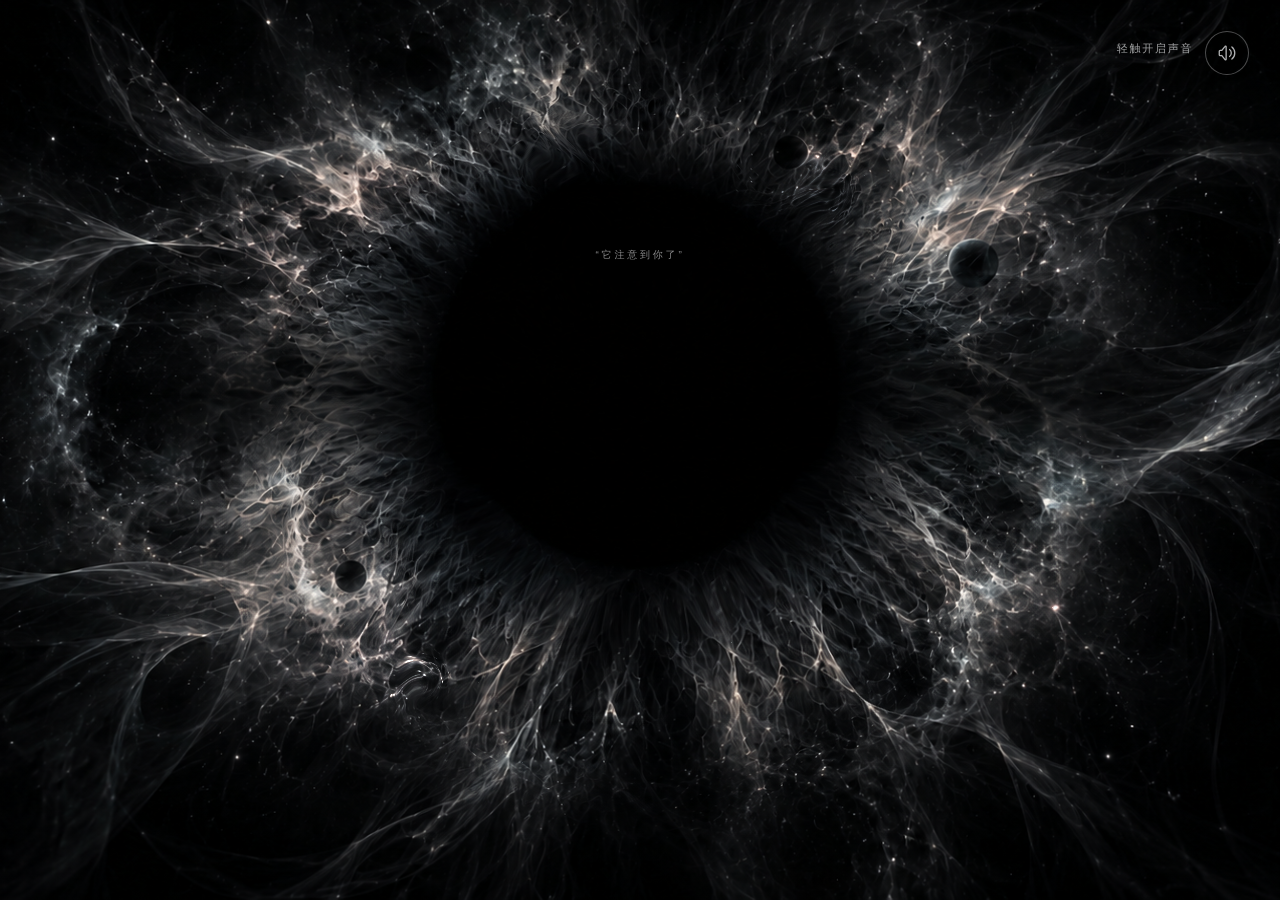
<file: index.html>
<!doctype html>
<html lang="zh-CN">
<head>
  <meta charset="utf-8">
  <meta name="viewport" content="width=device-width, initial-scale=1">
  <meta name="theme-color" content="#000000">
  <meta name="description" content="HUMAN UNKNOWN — 人类的世界，只是世界的一种解释。">
  <link rel="icon" href="data:,">
  <title>HUMAN UNKNOWN</title>
  <link rel="preload" as="image" href="assets/home-contact-background.png">
  <link rel="preload" as="image" href="assets/cursor-light-cloud.png">
  <link rel="preload" as="image" href="assets/cursor-light-point.png">
  <link rel="preload" as="image" href="assets/world1-update-2-background@2x.png">
  <link rel="stylesheet" href="style.css?v=full-journey-0.1.0-rc.1">
  <link rel="stylesheet" href="green-body-realtime.css?v=full-journey-0.1.0-rc.1">
  <link rel="stylesheet" href="journey-transition.css?v=full-journey-0.1.0-rc.1">
</head>
<body>
  <main
    class="contact"
    id="contact"
    data-intro="blackout"
    data-phase="opening"
    data-life="resting"
    data-input="none"
    data-countdown="waiting"
    data-countdown-value=""
    data-exit-ready="false"
    tabindex="0"
    aria-describedby="contactInstructions guideText"
  >
    <div class="cosmos" id="cosmos" aria-hidden="true">
      <canvas id="nebulaCanvas"></canvas>
      <img
        class="nebula-fallback"
        id="nebulaFallback"
        src="assets/home-contact-background.png"
        alt=""
        width="1672"
        height="941"
        draggable="false"
      >
    </div>

    <button
      class="sound-toggle"
      id="soundToggle"
      type="button"
      aria-label="轻触开启声音"
      aria-pressed="true"
      data-sound-state="armed"
    >
      <img
        id="soundIcon"
        src="assets/tabler-volume.svg"
        alt=""
        width="24"
        height="24"
        draggable="false"
      >
    </button>
    <span class="sound-prompt is-visible" id="soundPrompt" aria-hidden="true">轻触开启声音</span>
    <span class="visually-hidden" id="soundStatus" aria-live="polite">声音等待触碰开启</span>
    <span class="visually-hidden" id="contactInstructions">
      按照页面文字移动光标。当“来中间，进入它的世界”完整显示后，在中央瞳孔内连续停留三秒完成接触。
    </span>

    <header class="identity" aria-label="HUMAN UNKNOWN">
      <h1>HUMAN UNKNOWN</h1>
      <p>人类的世界，只是世界的一种解释。</p>
    </header>

    <div class="guide" aria-live="polite" aria-atomic="true">
      <p id="guideText"></p>
    </div>

    <div class="gaze-countdown" id="gazeCountdown" aria-live="polite" aria-atomic="true" aria-hidden="true">
      <span id="countdownNumber"></span>
    </div>

    <button class="return-control" id="returnControl" type="button">返回</button>

    <div
      class="contact-cursor"
      id="contactCursor"
      data-mode="cloud"
      data-target="none"
      aria-hidden="true"
    >
      <span class="contact-cursor__stage">
        <img
          class="contact-cursor__light contact-cursor__cloud contact-cursor__cloud--veil"
          src="assets/cursor-light-cloud.png"
          alt=""
          width="320"
          height="320"
          draggable="false"
        >
        <img
          class="contact-cursor__light contact-cursor__cloud contact-cursor__cloud--body"
          src="assets/cursor-light-cloud.png"
          alt=""
          width="320"
          height="320"
          draggable="false"
        >
        <img
          class="contact-cursor__light contact-cursor__point contact-cursor__point--halo"
          src="assets/cursor-light-point.png"
          alt=""
          width="192"
          height="192"
          draggable="false"
        >
        <img
          class="contact-cursor__light contact-cursor__point contact-cursor__point--body"
          src="assets/cursor-light-point.png"
          alt=""
          width="192"
          height="192"
          draggable="false"
        >
      </span>
    </div>
  </main>

  <section
    class="world-one"
    id="worldOne"
    data-active="false"
    data-entry="idle"
    data-phase="prepared"
    data-chapter-stage="hidden"
    aria-label="CHAPTER 01 / THE GREEN BODY｜群体生命"
    aria-hidden="true"
    tabindex="-1"
    hidden
  >
    <canvas class="world-one__living" id="greenBodyLivingCanvas" aria-hidden="true"></canvas>
    <canvas class="world-one__canvas" id="greenBodyCanvas" aria-hidden="true"></canvas>
    <div class="world-one__vignette" aria-hidden="true"></div>
    <header class="world-one__chrome">
      <button id="worldReturn" type="button">HUMAN UNKNOWN</button>
      <span>PLANT</span>
    </header>
    <button
      class="sound-toggle world-one__sound-toggle"
      id="worldSoundToggle"
      type="button"
      aria-label="轻触开启声音"
      aria-pressed="true"
      data-sound-state="armed"
      data-sound-control="global"
    >
      <img src="assets/tabler-volume.svg" alt="" width="24" height="24" draggable="false">
    </button>
    <span class="visually-hidden" id="worldSoundStatus" aria-live="polite">声音等待触碰开启</span>
    <div class="world-one__copy" id="worldCopy" aria-live="polite">
      <div class="world-one__beat" data-beat="chapter">
        <small>CHAPTER 01</small>
        <h2>THE GREEN BODY</h2>
        <p>群体生命</p>
        <i></i>
        <blockquote>“我”一定要有明确的边界吗？</blockquote>
      </div>
      <div class="world-one__beat world-one__beat--right" data-beat="here" data-copy-key="here"></div>
      <div class="world-one__beat world-one__beat--right" data-beat="there" data-copy-key="there"></div>
      <div class="world-one__beat world-one__beat--right" data-beat="collective" data-copy-key="collective"></div>
      <div class="world-one__beat world-one__beat--right" data-beat="contrast" data-copy-key="contrast"></div>
      <div class="world-one__beat world-one__beat--right" data-beat="question" data-copy-key="question"></div>
      <div class="world-one__beat world-one__beat--right" data-beat="human" data-copy-key="human"></div>
      <div class="world-one__beat world-one__beat--right" data-beat="final" data-copy-key="final"></div>
    </div>
    <div class="world-one__hint" id="worldHint">移动你的感知，看看哪里会注意到你。 <span>MOVE TO EXPLORE</span></div>
    <button class="world-one__narrative-continue" id="worldNarrativeContinue" type="button" hidden>
      <span>继续</span>
      <small>CONTINUE</small>
    </button>
    <button class="world-one__source-trigger" id="worldSourcesToggle" type="button" aria-expanded="false" aria-controls="worldSourcesPanel" hidden>
      <small>灵感来源 · 4 部作品</small>
      <span>这次相遇，从哪里生长出来？</span>
    </button>
    <div class="world-one__source-scrim" id="worldSourcesScrim" hidden></div>
    <aside class="world-one__sources" id="worldSourcesPanel" aria-label="本章灵感来源与推荐阅读" aria-hidden="true" hidden>
      <header>
        <small>CHAPTER 01 · INSPIRATION</small>
        <h3>灵感来源与推荐阅读</h3>
        <h4>这次相遇，从哪里生长出来？</h4>
        <p>现实中的植物会感知、回应并传递信号；“同一个意识同时活在许多生命里”，是本章由此延伸的科幻想象。</p>
        <button id="worldSourcesClose" type="button" aria-label="关闭灵感来源">关闭</button>
      </header>
      <div class="world-one__source-list" id="worldSourcesList"></div>
      <footer>
        <p>这些作品没有替你回答“我在哪里”。它们只是把这个问题带得更远。</p>
        <div class="world-one__source-actions">
          <button id="worldSourcesContinue" type="button">继续感知这个世界</button>
          <button class="world-one__next" id="worldNext" type="button">
            <span>进入尺度的未知</span>
            <small>CHAPTER 02 · RECURSIVE COSMOS</small>
          </button>
        </div>
      </footer>
    </aside>
    <div class="world-one__cursor" id="worldCursor" aria-hidden="true"><i></i></div>
    <p class="visually-hidden" id="worldStatus" aria-live="polite" aria-atomic="true"></p>
  </section>

  <div
    class="journey-bridge"
    id="journeyBridge"
    data-state="idle"
    data-carrier-node="spore-center-low"
    data-cut-count="0"
    aria-hidden="true"
  >
    <p class="journey-bridge__copy" id="journeyBridgeCopy">
      <span>你正在坠入</span>
      <strong>一具更大的身体……</strong>
      <small>YOU ARE FALLING INTO A LARGER BODY…</small>
    </p>
    <span class="journey-bridge__carrier" id="journeyCarrier">
      <img src="assets/cursor-light-point.png" alt="" width="192" height="192" draggable="false">
    </span>
  </div>

  <noscript>请启用 JavaScript，完成这次接触。</noscript>
  <script src="encounter-machine.js?v=full-journey-0.1.0-rc.1"></script>
  <script src="living-nebula.js?v=full-journey-0.1.0-rc.1"></script>
  <script src="living-soundscape.js?v=full-journey-0.1.0-rc.1"></script>
  <script src="light-cursor.js?v=full-journey-0.1.0-rc.1"></script>
  <script src="world-one-soundscape.js?v=full-journey-0.1.0-rc.1"></script>
  <script src="green-body-living.js?v=full-journey-0.1.0-rc.1"></script>
  <script src="green-body-narrative.js?v=full-journey-0.1.0-rc.1"></script>
  <script src="green-body-realtime.js?v=full-journey-0.1.0-rc.1"></script>
  <script src="journey-transition.js?v=full-journey-0.1.0-rc.1"></script>
  <script src="journey-controller.js?v=full-journey-0.1.0-rc.1"></script>
  <script src="app.js?v=full-journey-0.1.0-rc.1"></script>
</body>
</html>
</file>
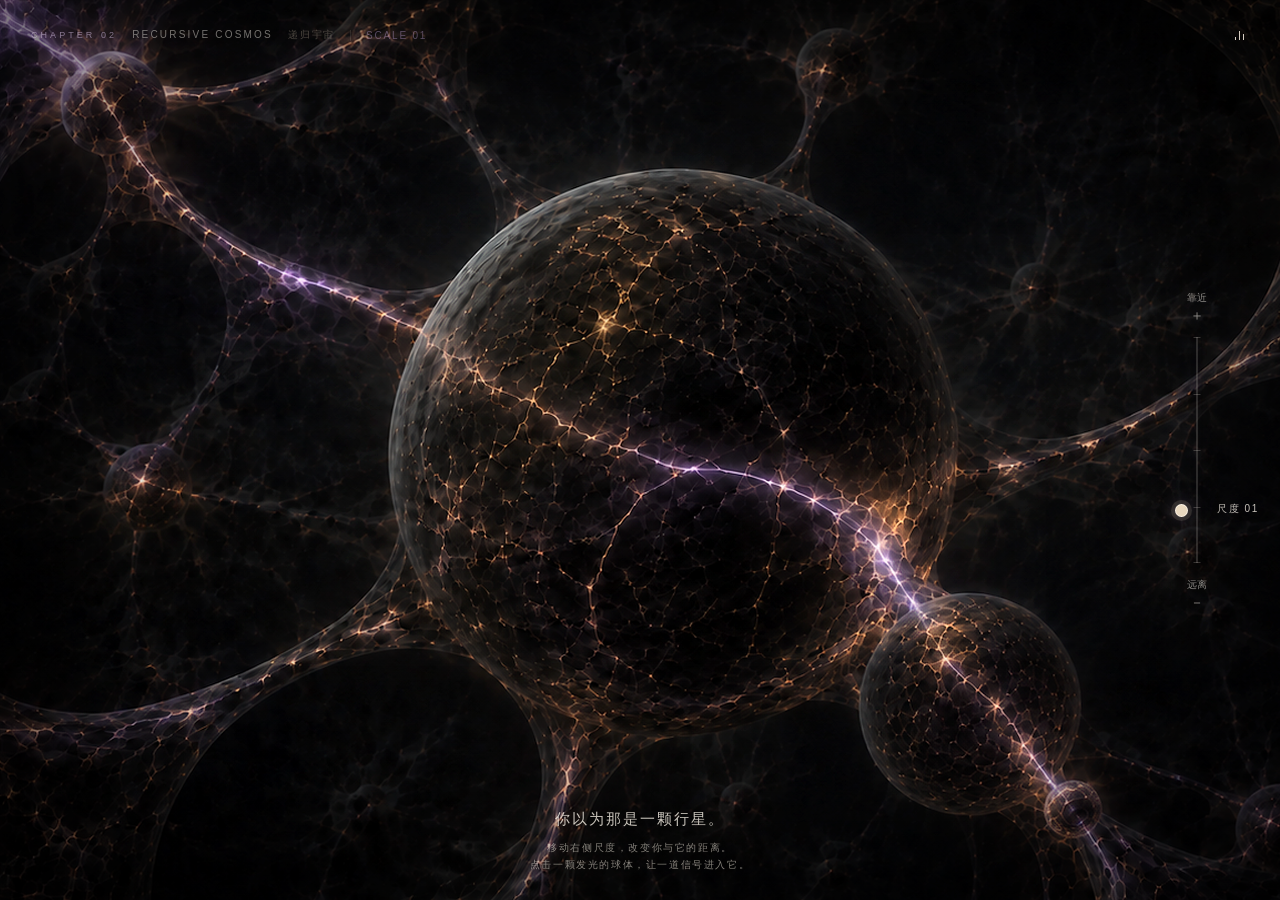
<file: planet-neuron/index.html>
<!doctype html>
<html lang="zh-CN">
  <head>
    <meta charset="UTF-8" />
    <meta name="viewport" content="width=device-width, initial-scale=1.0" />
    <meta name="color-scheme" content="dark" />
    <meta name="theme-color" content="#020405" />
    <title>RECURSIVE COSMOS | HUMAN UNKNOWN</title>
    <link rel="stylesheet" href="./planet-neuron.css?v=20260906-narrative" />
    <link rel="stylesheet" href="../journey-transition.css?v=full-journey-0.1.0-rc.1" />
  </head>
  <body>
    <main class="world" data-world data-phase="loading" aria-label="第二章：递归宇宙互动世界">
      <canvas class="world__canvas" data-canvas aria-hidden="true"></canvas>

      <header class="chapter" data-chapter aria-label="CHAPTER 02 RECURSIVE COSMOS 递归宇宙">
        <span class="chapter__brand">HUMAN UNKNOWN</span>
        <span class="chapter__number">CHAPTER 02</span>
        <h1 class="chapter__title">RECURSIVE COSMOS</h1>
        <span class="chapter__cn">递归宇宙</span>
        <p class="chapter__question">当宇宙与神经网络呈现相似的形状，<br />我们还站在它的外面吗？</p>
        <span class="chapter__depth" data-depth>SCALE 01</span>
      </header>

      <button class="sound" type="button" data-sound data-ui aria-label="关闭声音" aria-pressed="true">
        <span class="sound__signal" aria-hidden="true"><i></i><i></i><i></i></span>
      </button>

      <aside class="scale-control" data-scale-control data-ui aria-label="观察距离">
        <button class="scale-control__endpoint scale-control__endpoint--near" type="button" data-scale-step="near">
          <span>靠近</span><b aria-hidden="true">＋</b>
        </button>
        <div class="scale-control__rail-wrap">
          <span class="scale-control__rail" aria-hidden="true"><i></i><i></i><i></i><i></i><i></i></span>
          <input class="scale-control__input" data-scale-input type="range" min="-1.8" max="5.8" step="0.001" value="0" aria-label="拖动改变观察距离" />
          <output class="scale-control__value" data-scale-value>尺度 01</output>
        </div>
        <button class="scale-control__endpoint scale-control__endpoint--far" type="button" data-scale-step="far">
          <span>远离</span><b aria-hidden="true">－</b>
        </button>
      </aside>

      <section class="narrative" data-narrative aria-live="polite" aria-atomic="true" aria-hidden="true">
        <p class="narrative__copy" data-copy></p>
        <p class="narrative__prompt" data-prompt></p>
        <aside class="source-note" data-source-note aria-label="灵感来源">
          <span class="source-note__kind" data-source-kind></span>
          <a class="source-note__title" data-source-link data-ui target="_blank" rel="noopener noreferrer"></a>
          <span class="source-note__relation" data-source-relation></span>
        </aside>
        <button class="narrative__continue" type="button" data-continue data-ui>继续 →</button>
        <div class="narrative__actions" data-actions>
          <button class="narrative__primary" type="button" data-next-world data-ui>
            进入现实的分岔 · CHAPTER 03
          </button>
          <button type="button" data-open-inspiration data-ui>打开本章的灵感余迹</button>
          <button type="button" data-replay data-ui>再次进入</button>
          <a href="../index.html" data-ui>返回 HUMAN UNKNOWN</a>
        </div>
      </section>

      <div class="source-traces" data-source-traces aria-hidden="true"></div>
      <div class="drawer-shade" data-drawer-shade data-ui></div>

      <aside class="inspiration" data-inspiration data-ui aria-hidden="true" aria-label="本章灵感余迹">
        <header class="inspiration__header">
          <div>
            <span>CHAPTER 02 · INSPIRATION</span>
            <h2>这次相遇从哪里生长出来？</h2>
            <p>这些作品没有替这个世界给出答案。<br />它们只是沿着相似的问题，走得更远。</p>
          </div>
          <button class="inspiration__close" type="button" data-close-inspiration aria-label="关闭灵感余迹">关闭</button>
        </header>

        <div class="inspiration__body">
          <h3>这个世界从哪里生长出来</h3>
          <article class="work">
            <span class="work__meta">实验短片 · 尺度观察／艺术表达</span>
            <a class="work__title" href="https://www.eamesoffice.com/the-work/powers-of-ten/" target="_blank" rel="noopener noreferrer"><strong>《十的次方》</strong><em>POWERS OF TEN ↗</em></a>
            <span class="work__creator">Charles &amp; Ray Eames</span>
            <p>一次从宇宙进入人体与原子内部的连续尺度旅行。</p>
            <p><b>它启发了本章：</b>不断靠近，却发现宏观与微观正在交换身份。</p>
            <p><b>为什么继续看：</b>它用不到十分钟，让宇宙、人体和原子进入同一次旅行。</p>
          </article>

          <article class="work">
            <span class="work__meta">科学论文 · 现实研究／结构比较</span>
            <a class="work__title" href="https://www.frontiersin.org/journals/physics/articles/10.3389/fphy.2020.525731/full" target="_blank" rel="noopener noreferrer"><strong>《大脑神经网络与宇宙网的定量比较》</strong><em>THE QUANTITATIVE COMPARISON BETWEEN THE NEURONAL NETWORK AND THE COSMIC WEB ↗</em></a>
            <span class="work__creator">Franco Vazza · Alberto Feletti</span>
            <p>一项比较大脑神经网络与宇宙网形态和网络特征的研究。</p>
            <p><b>它启发了本章：</b>行星、节点、纤维与神经网络相互重叠的视觉基础。</p>
            <p><b>为什么继续看：</b>它既展示这种相似有多惊人，也说明为什么不能断言“宇宙就是大脑”。</p>
          </article>

          <article class="work">
            <span class="work__meta">科普著作 · 现实宇宙／哲学延伸</span>
            <a class="work__title" href="https://www.penguinrandomhouse.com/books/159730/cosmos-by-carl-sagan/" target="_blank" rel="noopener noreferrer"><strong>《宇宙》</strong><em>COSMOS ↗</em></a>
            <span class="work__creator">Carl Sagan</span>
            <p>从科学出发，重新理解人类在宇宙中的位置。</p>
            <p><b>它启发了本章：</b>人不是站在宇宙之外的观察者，而是宇宙内部能够认识自身的一部分。</p>
            <p><b>为什么继续看：</b>它把遥远星系重新带回人的身体、历史与意识。</p>
          </article>

          <h3>继续探索的科幻世界</h3>
          <article class="work">
            <span class="work__meta">科幻小说 · 宇宙意识／尺度跃迁</span>
            <a class="work__title" href="https://www.weslpress.org/9780819566935/star-maker/" target="_blank" rel="noopener noreferrer"><strong>《造星主》</strong><em>STAR MAKER ↗</em></a>
            <span class="work__creator">Olaf Stapledon</span>
            <p>一个人的意识穿越星球、星系与多重宇宙，最终进入一种更庞大的“宇宙心灵”。</p>
            <p><b>它与本章的关系：</b>人的意识，可能是宇宙认识自身的一种方式。</p>
            <p><b>为什么继续看：</b>它真的沿着这个问题，想象了一整个宇宙的意识史。</p>
          </article>

          <article class="work">
            <span class="work__meta">科幻小说 · 行星生命／未知意识</span>
            <a class="work__title" href="https://english.lem.pl/index.php/works/novels/solaris" target="_blank" rel="noopener noreferrer"><strong>《索拉里斯星》</strong><em>SOLARIS ↗</em></a>
            <span class="work__creator">Stanisław Lem</span>
            <p>一颗被海洋覆盖的行星，可能本身就是无法理解的生命与智能。</p>
            <p><b>它与本章的关系：</b>我们无法确定眼前的是行星、生命，还是尚未拥有名字的意识。</p>
            <p><b>为什么继续看：</b>它最迷人的不是揭开答案，而是让人意识到我们可能连问题都问错了。</p>
          </article>

          <article class="work">
            <span class="work__meta">科幻小说 · 细胞智能／微观文明</span>
            <a class="work__title" href="https://www.gregbear.com/books/bloodmusic.php" target="_blank" rel="noopener noreferrer"><strong>《血音乐》</strong><em>BLOOD MUSIC ↗</em></a>
            <span class="work__creator">Greg Bear</span>
            <p>经过改造的细胞在人体内部形成智能，并逐渐改变“人类”与“个体”的定义。</p>
            <p><b>它与本章的关系：</b>微观生命把人体当作完整世界，意识也可能在更小尺度诞生。</p>
            <p><b>为什么继续看：</b>它会让你怀疑，身体是一个个体，还是无数智能共同生活的宇宙。</p>
          </article>
        </div>
      </aside>

      <div class="world__loader" data-loader aria-hidden="true"><i></i></div>
      <p class="world__status" role="status" data-status>正在唤醒递归宇宙。</p>
    </main>

    <script src="./planet-neuron-renderer.js"></script>
    <script src="./planet-neuron-sound.js"></script>
    <script src="../journey-transition.js?v=full-journey-0.1.0-rc.1"></script>
    <script src="./planet-neuron.js?v=20260906-narrative"></script>
  </body>
</html>
</file>
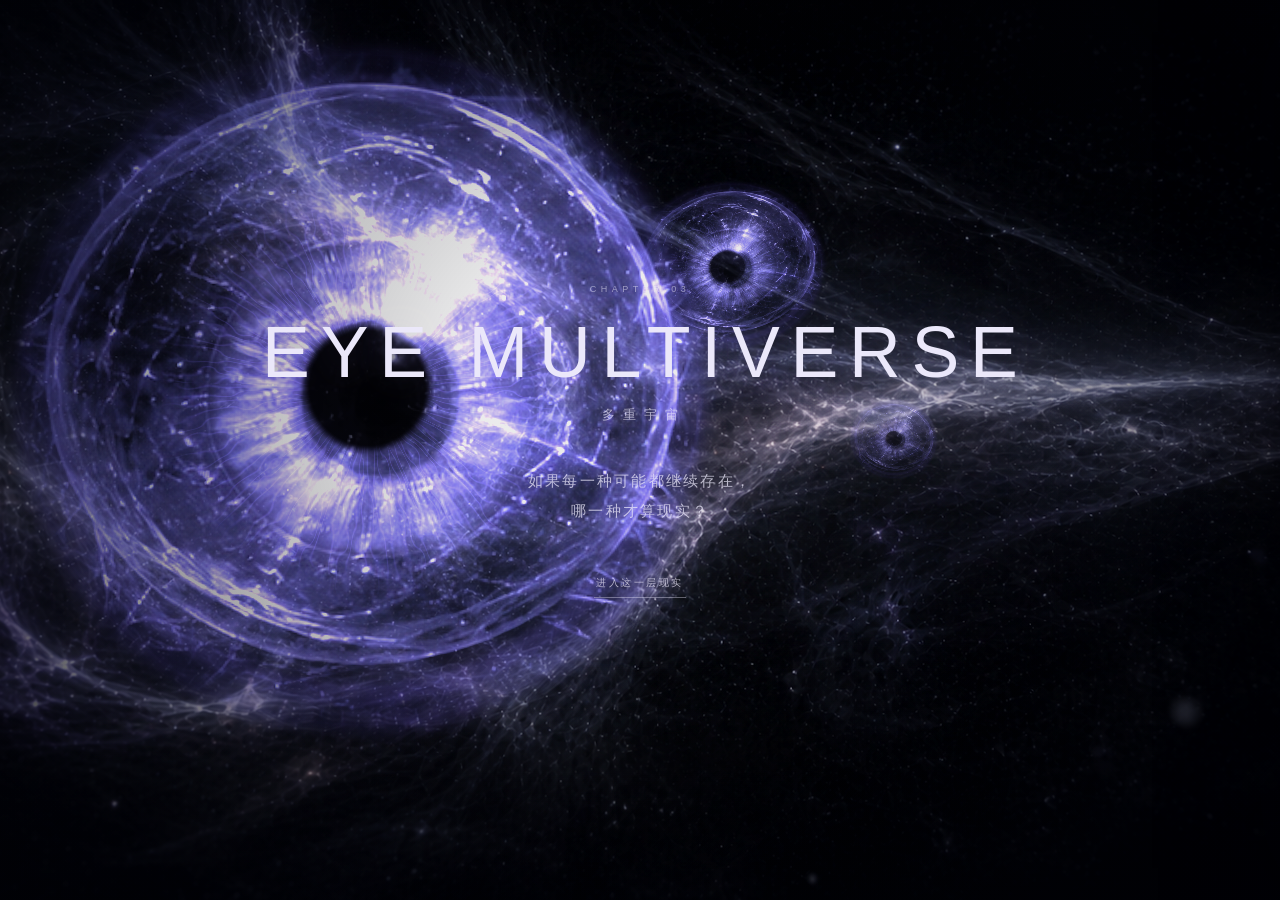
<file: eye-multiverse.html>
<!doctype html>
<html lang="zh-CN">
<head>
  <meta charset="utf-8">
  <meta name="viewport" content="width=device-width, initial-scale=1, viewport-fit=cover">
  <meta name="theme-color" content="#020208">
  <meta name="description" content="HUMAN UNKNOWN — 每一声 hey，都会让一个新世界看见你。">
  <title>HUMAN UNKNOWN — EYE MULTIVERSE</title>
  <link rel="preload" as="image" href="assets/eye-orb-source-cutout.png">
  <link rel="preload" as="image" href="assets/eye-multiverse-corridor-v1.png">
  <link rel="stylesheet" href="eye-multiverse.css?v=0.9.0">
  <link rel="stylesheet" href="journey-transition.css?v=full-journey-0.1.0-rc.1">
</head>
<body>
  <main class="multiverse" id="multiverse" data-state="idle" data-input="pointer">
    <canvas id="multiverseCanvas" class="multiverse__canvas" aria-hidden="true"></canvas>
    <canvas id="phenomenaCanvas" class="multiverse__phenomena" aria-hidden="true"></canvas>
    <div class="multiverse__veil" aria-hidden="true"></div>

    <section class="chapter-intro" id="chapterIntro" aria-labelledby="chapterTitle">
      <p class="chapter-intro__number">CHAPTER 03</p>
      <h1 id="chapterTitle">EYE MULTIVERSE</h1>
      <p class="chapter-intro__name">多重宇宙</p>
      <p class="chapter-intro__question">如果每一种可能都继续存在，<br>哪一种才算现实？</p>
      <button class="chapter-intro__enter" id="enterChapter" type="button">进入这一层现实</button>
    </section>

    <aside class="chapter-identity" id="chapterIdentity" aria-label="章节信息" aria-hidden="true">
      <p>CHAPTER 03</p>
      <strong>EYE MULTIVERSE</strong>
      <span>多重宇宙</span>
    </aside>

    <section class="world-narrative" id="worldNarrative" aria-live="polite" aria-atomic="true" hidden>
      <div class="world-narrative__copy">
        <p class="world-narrative__eyebrow" id="narrativeEyebrow">THE FIRST BRANCH</p>
        <p class="world-narrative__line" id="narrativeLine"></p>
        <div class="world-narrative__source" id="narrativeSource"></div>
      </div>
    </section>

    <header class="multiverse__header">
      <p class="multiverse__brand"><i aria-hidden="true"></i>EYE MULTIVERSE</p>
      <div class="multiverse__tools">
        <div class="multiverse__counter" aria-live="polite" aria-label="已回应的新世界数量">
          <span id="count">00</span>
          <small>WORLDS ANSWERED</small>
        </div>
        <button class="multiverse__sound" id="soundButton" type="button" aria-pressed="true" aria-label="关闭声音">
          <img id="soundIcon" src="assets/tabler-volume.svg" alt="">
        </button>
      </div>
    </header>

    <section class="multiverse__voice-dock" id="voicePanel" aria-label="语音交互">
      <button class="multiverse__listen" id="listenButton" type="button" aria-label="开启麦克风">
        <img id="microphoneIcon" src="assets/tabler-microphone.svg" alt="">
        <span class="multiverse__listen-trace" aria-hidden="true"></span>
      </button>
      <div class="multiverse__voice-body">
        <div class="multiverse__voice-copy" aria-live="polite" aria-atomic="true">
          <span class="multiverse__voice-state" id="voiceState">让它们听见你</span>
          <span class="multiverse__transcript" id="transcript">麦克风未开启</span>
          <span class="multiverse__token" id="signalToken" aria-hidden="true">HEY · +1</span>
        </div>
        <canvas class="multiverse__wave" id="voiceWave" width="620" height="72" aria-hidden="true"></canvas>
      </div>
    </section>

    <button class="traces-trigger" id="tracesTrigger" type="button" aria-controls="tracesDrawer" aria-expanded="false" hidden>
      打开本章的思想余迹 <span aria-hidden="true">↗</span>
    </button>

    <aside class="traces-drawer" id="tracesDrawer" aria-labelledby="tracesTitle" aria-hidden="true">
      <div class="traces-drawer__header">
        <div>
          <p>TRACES OF THOUGHT</p>
          <h2 id="tracesTitle">这个世界从哪里生长出来？</h2>
        </div>
        <button class="traces-drawer__close" id="closeTraces" type="button" aria-label="关闭思想余迹">×</button>
      </div>
      <p class="traces-drawer__note">这些作品与刚才的体验共享相似问题；页面文案不是作品原句。</p>
      <div class="traces-drawer__list">
        <article class="trace-card">
          <p>思想坐标 01 · 科幻设定</p>
          <a href="https://www.penguinrandomhouse.com/books/224704/ficciones--fictions-by-jorge-luis-borges/9780307950925/" target="_blank" rel="noopener noreferrer">《小径分岔的花园》<span>The Garden of Forking Paths</span></a>
          <small>豪尔赫·路易斯·博尔赫斯 · 小说</small>
          <p>时间不是一条道路，而是一座不断分岔、让不同结果同时延续的花园。</p>
        </article>
        <article class="trace-card">
          <p>思想坐标 02 · 科学解释</p>
          <a href="https://journals.aps.org/rmp/abstract/10.1103/RevModPhys.29.454" target="_blank" rel="noopener noreferrer">《“相对态”量子力学表述》<span>“Relative State” Formulation</span></a>
          <small>休·埃弗里特三世 · 科学论文</small>
          <p>一种影响深远的量子力学解释路径；它不是平行宇宙已经被证实的证据。</p>
        </article>
        <article class="trace-card">
          <p>思想坐标 03 · 科幻设定</p>
          <a href="https://www.penguinrandomhouse.com/books/538034/exhalation-by-ted-chiang/9781101947906" target="_blank" rel="noopener noreferrer">《焦虑是自由引起的眩晕》<span>Anxiety Is the Dizziness of Freedom</span></a>
          <small>特德·姜 · 收录于《呼气》</small>
          <p>当人能够窥见其他可能中的自己，选择、责任与自由意志也随之改变。</p>
        </article>
        <article class="trace-card">
          <p>思想坐标 04 · 思想寓言</p>
          <a href="https://www.gutenberg.org/files/97/97-h/97-h.htm" target="_blank" rel="noopener noreferrer">《平面国》<span>Flatland</span></a>
          <small>埃德温·A·艾勃特 · 小说</small>
          <p>低维观察者看到的也许只是高维存在经过自己世界时留下的截面。</p>
        </article>
        <article class="trace-card">
          <p>思想坐标 05 · 延伸推荐</p>
          <a href="https://www.penguinrandomhouse.com/books/253400/dark-matter-by-blake-crouch/9781101904244/readers-guide/" target="_blank" rel="noopener noreferrer">《暗物质》<span>Dark Matter</span></a>
          <small>布莱克·克劳奇 · 科幻小说</small>
          <p>如果未曾选择的人生仍在别处继续，究竟是什么让一个人成为现在的自己？</p>
        </article>
        <article class="trace-card">
          <p>思想坐标 06 · 延伸推荐</p>
          <a href="https://a24films.com/films/everything-everywhere-all-at-once/" target="_blank" rel="noopener noreferrer">《瞬息全宇宙》<span>Everything Everywhere All at Once</span></a>
          <small>丹·关、丹尼尔·施纳特 · 电影</small>
          <p>当每一种人生都可能存在，意义也许不来自找到唯一正确的世界，而来自愿意回应眼前的人。</p>
        </article>
      </div>
    </aside>
    <button class="traces-backdrop" id="tracesBackdrop" type="button" aria-label="关闭思想余迹" tabindex="-1"></button>

    <p class="visually-hidden" id="status" aria-live="assertive" aria-atomic="true"></p>
  </main>
  <noscript>请启用 JavaScript，让这个世界回应你。</noscript>
  <script src="journey-transition.js?v=full-journey-0.1.0-rc.1"></script>
  <script src="eye-multiverse.js?v=0.9.0"></script>
</body>
</html>
</file>
<file: style.css>
:root {
  color-scheme: dark;
  --paper: 222 223 225;
  --intro-reveal: 0;
  --cosmos-scale: 1;
  --cosmos-brightness: .18;
  --cosmos-contrast: 1.7;
  --entry-shift-y: 0px;
  --entry-scale: 1;
  --guide-exit-opacity: 1;
  --handoff-black: 0;
  --contact-proximity: 0;
  --contact-core: 0;
  --contact-hold: 0;
  --contact-countdown: 0;
  --contact-pull: 0;
  --contact-entry: 0;
  --hotzone-cue: 0;
  --hotzone-scale: .96;
  --hotzone-y: -11vh;
  --pupil-x: 0px;
  --pupil-y: 0px;
}

* {
  box-sizing: border-box;
}

html,
body {
  width: 100%;
  height: 100%;
  margin: 0;
  overflow: hidden;
  background: #000;
}

body {
  color: rgb(var(--paper));
  font-family: "Helvetica Neue", "PingFang SC", "Noto Sans CJK SC", Arial, sans-serif;
  cursor: none;
  -webkit-font-smoothing: antialiased;
  text-rendering: geometricPrecision;
}

@media (hover: hover) and (pointer: fine) {
  html,
  body,
  body *,
  body *::before,
  body *::after {
    cursor: none !important;
  }
}

.contact {
  position: relative;
  width: 100%;
  height: 100%;
  min-height: 100svh;
  isolation: isolate;
  background: #000;
  overflow: hidden;
  user-select: none;
  touch-action: none;
}

.contact:focus-visible {
  outline: 1px solid rgba(var(--paper) / .16);
  outline-offset: -1px;
}

.contact::after {
  content: "";
  position: absolute;
  z-index: 11;
  inset: 0;
  background: #000;
  opacity: var(--handoff-black);
  pointer-events: none;
}

.cosmos {
  position: absolute;
  inset: 0;
  z-index: 0;
  overflow: hidden;
  opacity: var(--intro-reveal);
  filter:
    brightness(var(--cosmos-brightness))
    contrast(var(--cosmos-contrast));
  transform: scale(var(--cosmos-scale));
  transform-origin:
    calc(50% + var(--pupil-x))
    calc(50% + var(--pupil-y));
  will-change: opacity, filter, transform;
}

.cosmos::after {
  content: "";
  position: absolute;
  z-index: 2;
  left: calc(50% + var(--pupil-x));
  top: calc(50% + var(--pupil-y) + var(--hotzone-y));
  width: clamp(230px, 32vmin, 430px);
  aspect-ratio: 1;
  border-radius: 46% 54% 51% 49% / 53% 47% 55% 45%;
  background:
    radial-gradient(
      ellipse 40% 14% at 48% 23%,
      rgba(var(--paper) / .28) 0%,
      rgba(152 160 164 / .11) 42%,
      transparent 76%
    ),
    radial-gradient(
      ellipse 15% 38% at 76% 53%,
      rgba(var(--paper) / .23) 0%,
      rgba(152 160 164 / .09) 46%,
      transparent 78%
    ),
    radial-gradient(
      ellipse 36% 13% at 47% 78%,
      rgba(var(--paper) / .20) 0%,
      rgba(152 160 164 / .08) 48%,
      transparent 80%
    ),
    radial-gradient(
      ellipse 13% 34% at 24% 55%,
      rgba(var(--paper) / .18) 0%,
      rgba(152 160 164 / .07) 50%,
      transparent 82%
    ),
    radial-gradient(
      ellipse 43% 46% at 50% 51%,
      rgba(0 0 0 / .48) 0 58%,
      transparent 84%
    );
  opacity: var(--hotzone-cue);
  filter: blur(7px) saturate(.72);
  transform: translate(-50%, -50%) rotate(-4deg) scale(var(--hotzone-scale));
  transition:
    opacity .9s cubic-bezier(.22, .61, .36, 1),
    transform 1.25s cubic-bezier(.22, .61, .36, 1),
    border-radius .72s cubic-bezier(.22, .61, .36, 1),
    filter .72s ease;
  pointer-events: none;
  will-change: opacity, transform;
}

.cosmos canvas {
  position: absolute;
  inset: 0;
  width: 100%;
  height: 100%;
  display: block;
  pointer-events: none;
}

.nebula-fallback {
  position: absolute;
  inset: 0;
  width: 100%;
  height: 100%;
  display: none;
  object-fit: cover;
  pointer-events: none;
  -webkit-user-drag: none;
}

.contact.no-webgl .nebula-fallback {
  display: block;
}

.contact.no-webgl #nebulaCanvas {
  display: none;
}

.identity {
  position: absolute;
  z-index: 2;
  left: 50%;
  top: 46.55%;
  width: min(80vw, 1040px);
  transform: translate(-50%, -50%) scale(.985);
  text-align: center;
  opacity: 0;
  filter: blur(9px) brightness(.62);
  transition:
    opacity 2s cubic-bezier(.22, .61, .36, 1),
    filter 2s cubic-bezier(.22, .61, .36, 1),
    transform 2s cubic-bezier(.22, .61, .36, 1);
  pointer-events: none;
}

.contact[data-intro="title-in"] .identity,
.contact[data-intro="title-hold"] .identity {
  opacity: 1;
  filter: blur(0) brightness(1);
  transform: translate(-50%, -50%) scale(1);
}

.sound-toggle {
  --sound-glow: 8px;
  --sound-glow-alpha: .015;
  position: fixed;
  z-index: 12;
  top: clamp(20px, 2.4vw, 38px);
  right: clamp(20px, 2.4vw, 38px);
  display: grid;
  place-items: center;
  width: 44px;
  height: 44px;
  margin: 0;
  padding: 0;
  border: 1px solid rgba(var(--paper) / .20);
  border-radius: 50%;
  background: rgba(0 0 0 / .18);
  box-shadow: 0 0 var(--sound-glow) rgba(var(--paper) / var(--sound-glow-alpha));
  opacity: 0;
  transform: translateY(-4px);
  transition:
    opacity 1.4s cubic-bezier(.22, .61, .36, 1),
    transform 1.4s cubic-bezier(.22, .61, .36, 1),
    border-color .45s ease,
    background-color .45s ease,
    box-shadow .35s ease;
  cursor: none;
  touch-action: manipulation;
  -webkit-tap-highlight-color: transparent;
}

.contact.is-ready:not([data-intro="blackout"]) .sound-toggle {
  opacity: .84;
  transform: translateY(0);
}

.sound-toggle:hover,
.sound-toggle:focus-visible,
.sound-toggle.is-on {
  border-color: rgba(var(--paper) / .40);
  background: rgba(0 0 0 / .28);
}

.sound-toggle:hover,
.sound-toggle:focus-visible {
  opacity: 1;
}

.sound-toggle:focus-visible {
  outline: 1px solid rgba(var(--paper) / .72);
  outline-offset: 4px;
}

.contact.is-ready:not([data-intro="blackout"]) .sound-toggle:disabled {
  opacity: .28;
}

.sound-toggle img {
  display: block;
  width: 20px;
  height: 20px;
  opacity: .78;
  transition: opacity .45s ease, transform .45s cubic-bezier(.22, .61, .36, 1);
  pointer-events: none;
  -webkit-user-drag: none;
}

.sound-toggle.is-on img {
  opacity: .94;
  transform: scale(1.03);
}

.sound-prompt {
  position: fixed;
  z-index: 12;
  top: clamp(32px, calc(2.4vw + 13px), 51px);
  right: clamp(76px, calc(2.4vw + 56px), 94px);
  color: rgba(var(--paper) / .72);
  font-family: "PingFang SC", "Noto Sans CJK SC", sans-serif;
  font-size: 11px;
  font-weight: 300;
  line-height: 1;
  letter-spacing: .16em;
  text-shadow: 0 0 16px rgba(0 0 0 / .92);
  white-space: nowrap;
  opacity: 0;
  transform: translateX(5px);
  transition:
    opacity .65s ease,
    transform .8s cubic-bezier(.22, .61, .36, 1);
  pointer-events: none;
}

.contact.is-ready:not([data-intro="blackout"]) .sound-prompt.is-visible {
  opacity: 1;
  transform: translateX(0);
}

.visually-hidden {
  position: absolute !important;
  width: 1px !important;
  height: 1px !important;
  padding: 0 !important;
  margin: -1px !important;
  overflow: hidden !important;
  clip: rect(0, 0, 0, 0) !important;
  white-space: nowrap !important;
  border: 0 !important;
}

.identity h1 {
  margin: 0;
  padding-left: 1.09em;
  color: rgba(var(--paper) / .9);
  font-size: clamp(22px, 2.4vw, 40px);
  font-weight: 200;
  line-height: 1;
  letter-spacing: 1.19em;
  transform: translateY(-5px);
  white-space: nowrap;
}

.identity p {
  margin: clamp(20px, 2.45vh, 26px) 0 0;
  color: rgba(var(--paper) / .43);
  font-family: "PingFang SC", "Noto Sans CJK SC", sans-serif;
  font-size: clamp(10px, .78vw, 13px);
  font-weight: 300;
  line-height: 1.4;
  letter-spacing: .6em;
  white-space: nowrap;
}

.guide {
  position: absolute;
  z-index: 3;
  left: 50%;
  top: 27.5vh;
  width: min(72vw, 640px);
  opacity: var(--guide-exit-opacity);
  transform:
    translate(-50%, var(--entry-shift-y))
    scale(var(--entry-scale));
  transform-origin: 50% 50%;
  text-align: center;
  pointer-events: none;
  will-change: opacity, transform;
  transition: top .8s cubic-bezier(.22, .61, .36, 1);
}

.guide p {
  min-height: 1.6em;
  margin: 0;
  padding-left: 0;
  color: rgba(var(--paper) / .62);
  font-family: "PingFang SC", "Noto Sans CJK SC", sans-serif;
  font-size: clamp(10px, .78vw, 13px);
  font-weight: 300;
  line-height: 1.6;
  letter-spacing: .28em;
  text-shadow:
    0 1px 10px rgba(0 0 0 / .98),
    0 0 22px rgba(0 0 0 / .9);
  opacity: 0;
  transform: translateY(6px);
  transition:
    opacity 3s ease,
    transform 1.2s cubic-bezier(.22, .61, .36, 1);
}

.guide p.is-visible {
  opacity: 1;
  transform: translateY(0);
}

.gaze-countdown {
  position: absolute;
  z-index: 4;
  left: calc(50% + var(--pupil-x));
  top: calc(50% + var(--pupil-y) + var(--hotzone-y) + clamp(92px, 16vmin, 156px));
  width: 3em;
  color: rgba(var(--paper) / .76);
  font-family: "Helvetica Neue", Arial, sans-serif;
  font-size: clamp(20px, 2.35vmin, 30px);
  font-weight: 200;
  font-variant-numeric: tabular-nums;
  line-height: 1;
  letter-spacing: .04em;
  text-align: center;
  text-shadow:
    0 0 12px rgba(0 0 0 / .98),
    0 0 30px rgba(var(--paper) / .22);
  opacity: 0;
  transform: translate(-50%, -50%) scale(.88);
  transition:
    opacity .38s ease,
    transform .65s cubic-bezier(.22, .61, .36, 1);
  pointer-events: none;
}

.contact[data-countdown="active"] .gaze-countdown,
.contact[data-countdown="releasing"] .gaze-countdown {
  opacity: calc(.48 + var(--contact-countdown) * .40);
  transform: translate(-50%, -50%) scale(1);
}

.contact[data-countdown="ready"] .cosmos::after {
  filter: blur(5px) saturate(.68) brightness(1.18);
}

.contact[data-countdown="active"] .cosmos::after,
.contact[data-countdown="releasing"] .cosmos::after {
  border-radius: 34% 66% 37% 63% / 52% 46% 54% 48%;
  filter: blur(3px) saturate(.58) brightness(1.28);
  transform:
    translate(-50%, -50%)
    rotate(1deg)
    scale(var(--hotzone-scale))
    scaleX(.72)
    scaleY(1.08);
}

.contact-cursor {
  --cursor-opacity: 1;
  --cursor-cloud-opacity: 1;
  --cursor-cloud-veil-opacity: .34;
  --cursor-point-opacity: 0;
  --cursor-point-halo-opacity: 0;
  --cursor-trail-x: 0px;
  --cursor-trail-y: 0px;
  --cursor-trail-wide-x: 0px;
  --cursor-trail-wide-y: 0px;
  --cursor-cloud-rotation: -8deg;
  --cursor-cloud-veil-rotation: -12deg;
  --cursor-orbit-rotation: 14deg;
  --cursor-orbit-halo-rotation: -8.68deg;
  --cursor-cloud-scale: 1;
  --cursor-point-scale: .68;
  --cursor-pull-x: 0px;
  --cursor-pull-y: 0px;
  --cursor-pull-angle: 0deg;
  --cursor-stretch: 1;
  --cursor-collapse: 1;
  position: fixed;
  z-index: 14;
  left: 0;
  top: 0;
  width: 86px;
  height: 86px;
  margin: -43px 0 0 -43px;
  opacity: 0;
  transform: translate3d(-100px, -100px, 0);
  transition: opacity .18s ease-out;
  will-change: transform, opacity;
  pointer-events: none;
}

.contact-cursor__stage,
.contact-cursor__light {
  position: absolute;
  left: 50%;
  top: 50%;
  display: block;
  pointer-events: none;
  user-select: none;
  -webkit-user-drag: none;
}

.contact-cursor__stage {
  width: 86px;
  height: 86px;
  transform:
    translate(
      calc(-50% + var(--cursor-pull-x)),
      calc(-50% + var(--cursor-pull-y))
    )
    rotate(var(--cursor-pull-angle))
    scaleX(var(--cursor-stretch))
    scaleY(var(--cursor-collapse));
  transform-origin: 50% 50%;
  will-change: transform;
}

.contact-cursor__light {
  max-width: none;
  height: auto;
  mix-blend-mode: screen;
  image-rendering: auto;
  will-change: transform, opacity, filter;
}

.contact-cursor__cloud--body {
  width: 72px;
  opacity: var(--cursor-cloud-opacity);
  filter:
    brightness(1.18)
    contrast(1.12)
    saturate(.72)
    drop-shadow(0 0 2px rgba(255 246 232 / .54))
    drop-shadow(0 0 6px rgba(255 239 217 / .18));
  transform:
    translate(
      calc(-50% + var(--cursor-trail-x)),
      calc(-50% + var(--cursor-trail-y))
    )
    rotate(var(--cursor-cloud-rotation))
    scale(var(--cursor-cloud-scale));
}

.contact-cursor__cloud--veil {
  width: 82px;
  opacity: var(--cursor-cloud-veil-opacity);
  filter: blur(.9px) brightness(.74) contrast(1.10) saturate(.68);
  transform:
    translate(
      calc(-50% + var(--cursor-trail-wide-x)),
      calc(-50% + var(--cursor-trail-wide-y))
    )
    rotate(var(--cursor-cloud-veil-rotation))
    scale(var(--cursor-cloud-scale));
}

.contact-cursor__point--body {
  width: 42px;
  opacity: var(--cursor-point-opacity);
  filter:
    brightness(1.28)
    contrast(1.18)
    saturate(.70)
    drop-shadow(0 0 4px rgba(255 244 226 / .48));
  transform:
    translate(-50%, -50%)
    rotate(var(--cursor-orbit-rotation))
    scale(var(--cursor-point-scale));
}

.contact-cursor__point--halo {
  width: 52px;
  opacity: var(--cursor-point-halo-opacity);
  filter:
    blur(1.7px)
    brightness(.92)
    saturate(.66)
    drop-shadow(0 0 6px rgba(255 239 215 / .42));
  transform:
    translate(-50%, -50%)
    rotate(var(--cursor-orbit-halo-rotation))
    scale(var(--cursor-point-scale));
}

.contact.has-pointer .contact-cursor {
  opacity: var(--cursor-opacity);
}

noscript {
  position: fixed;
  z-index: 20;
  left: 50%;
  bottom: 8vh;
  transform: translateX(-50%);
  color: rgba(var(--paper) / .5);
  font-size: 12px;
  letter-spacing: .12em;
}

.contact[data-phase="handoff"] .guide {
  opacity: 0;
  pointer-events: none;
}

.return-control {
  position: fixed;
  z-index: 13;
  left: 50%;
  bottom: 8vh;
  padding: 10px 22px;
  border: 1px solid rgba(var(--paper) / .30);
  border-radius: 2px;
  background: rgba(0 0 0 / .16);
  color: rgba(var(--paper) / .68);
  font: 300 11px/1.4 "PingFang SC", "Noto Sans CJK SC", sans-serif;
  letter-spacing: .24em;
  opacity: 0;
  transform: translate(-50%, 8px);
  transition: opacity .7s ease, transform .7s ease, border-color .3s ease;
  pointer-events: none;
  cursor: none;
}

.contact[data-phase="handoff"] .return-control {
  opacity: 1;
  transform: translate(-50%, 0);
  pointer-events: auto;
}

.return-control:hover,
.return-control:focus-visible {
  border-color: rgba(var(--paper) / .62);
  outline: none;
}

@media (max-width: 720px) {
  .identity {
    top: 47%;
    width: 92vw;
  }

  .identity h1 {
    padding-left: .32em;
    font-size: clamp(18px, 6vw, 28px);
    letter-spacing: .32em;
    transform: none;
  }

  .identity p {
    margin-top: 18px;
    font-size: 10px;
    letter-spacing: .18em;
  }

  .guide {
    top: 25.5vh;
    width: 88vw;
  }

  :root {
    --hotzone-y: -9vh;
  }

  .guide p {
    font-size: 11px;
  }

  .gaze-countdown {
    top: calc(50% + var(--pupil-y) + var(--hotzone-y) + 94px);
    font-size: 22px;
  }

  .sound-toggle {
    top: 18px;
    right: 18px;
    width: 44px;
    height: 44px;
  }

  .sound-toggle img {
    width: 19px;
    height: 19px;
  }

  .sound-prompt {
    top: 34px;
    right: 74px;
    font-size: 10px;
  }
}

@media (hover: none), (pointer: coarse) {
  html,
  body,
  body *,
  body *::before,
  body *::after {
    cursor: auto !important;
  }

  .contact-cursor {
    display: none;
  }
}

@media (prefers-reduced-motion: reduce) {
  .cosmos,
  .identity,
  .guide p,
  .gaze-countdown,
  .sound-toggle,
  .sound-toggle img,
  .sound-prompt,
  .cosmos::after,
  .contact-cursor,
  .contact-cursor__stage,
  .contact-cursor__light {
    transition-duration: .01ms !important;
  }

  .cosmos canvas {
    will-change: auto;
  }

  .cosmos {
    transform: none;
    will-change: opacity;
  }
}
</file>
<file: green-body-realtime.css>
:root { --green-body-ink: #f1eee5; }
body.world-one-active { overflow: hidden; cursor: none; }
.contact.is-world-hidden { visibility: hidden; pointer-events: none; }
.world-one { position: fixed; inset: 0; z-index: 30; overflow: hidden; background: #020502; color: var(--green-body-ink); opacity: 0; visibility: hidden; pointer-events: none; font-family: "Helvetica Neue", "Noto Sans SC", Arial, sans-serif; }
.world-one[hidden] { display: none; }
.world-one[data-entry="prepared"] { opacity: 0; visibility: hidden; }
.world-one.is-visible { opacity: 1; visibility: visible; pointer-events: auto; }
.world-one:focus { outline: none; }
.world-one__living, .world-one__canvas, .world-one__vignette { position: absolute; inset: 0; width: 100%; height: 100%; }
.world-one__living, .world-one__canvas { display: block; }
.world-one__living { z-index: 0; }
.world-one__canvas { z-index: 1; }
.world-one__vignette { z-index: 2; }
.world-one__vignette { pointer-events: none; background: linear-gradient(180deg, #020403 0%, #020403 9%, transparent 18%), radial-gradient(circle at 72% 36%, transparent 25%, rgba(0,7,2,.08) 68%, rgba(0,0,0,.58) 122%), linear-gradient(90deg, rgba(0,0,0,.18), transparent 44%), linear-gradient(180deg, transparent 70%, rgba(0,0,0,.98) 88%, #000 100%); }
.world-one__chrome { position: absolute; z-index: 4; top: 26px; left: 30px; right: 30px; display: flex; align-items: center; justify-content: space-between; pointer-events: none; }
.world-one__chrome button, .world-one__chrome span { border: 0; padding: 0; color: rgba(244,242,235,.66); background: none; font: 500 8px/1 Arial, sans-serif; letter-spacing: .38em; }
.world-one__chrome button { pointer-events: auto; cursor: pointer; }
.world-one__chrome button:focus-visible { outline: 1px solid rgba(255,255,255,.65); outline-offset: 8px; }
.world-one__chrome span { border-bottom: 1px solid rgba(255,255,255,.55); padding-bottom: 7px; }
.world-one__sound-toggle {
  z-index: 7;
  opacity: 0;
  pointer-events: none;
}
.world-one.is-visible .world-one__sound-toggle {
  opacity: 1;
  pointer-events: auto;
}
.world-one__sound-toggle:hover,
.world-one__sound-toggle:focus-visible,
.world-one__sound-toggle.is-on {
  opacity: .82;
}
.world-one__copy { position: absolute; inset: 0; z-index: 3; pointer-events: none; }
.world-one__beat { position: absolute; top: 43%; left: 6.1%; max-width: min(620px, 45vw); opacity: 0; transform: translate3d(0, 18px, 0); transition: opacity 560ms ease, transform 760ms cubic-bezier(.16,.76,.28,1); }
.world-one__beat.is-visible { opacity: 1; transform: none; }
.world-one__beat--right { left: auto; right: 5.2%; top: 21.5%; width: min(650px, 41vw); max-width: none; box-sizing: border-box; padding: 28px 32px 30px; background: rgba(3,14,8,.74); border-left: 1px solid rgba(169,197,111,.34); box-shadow: 0 24px 80px rgba(0,0,0,.24); backdrop-filter: blur(10px) saturate(.86); }
.world-one__beat[data-beat="final"] { top: 18%; }
.world-one__beat[data-beat="chapter"] { top: 48%; left: 50%; width: max-content; max-width: 90vw; text-align: center; transform: translate3d(-50%, calc(-50% + 18px), 0); transition: opacity 620ms ease, left 1250ms cubic-bezier(.14,.56,.18,1), top 1250ms cubic-bezier(.14,.56,.18,1), transform 1250ms cubic-bezier(.14,.56,.18,1), max-width 1250ms cubic-bezier(.14,.56,.18,1); }
.world-one__beat[data-beat="chapter"].is-visible { transform: translate3d(-50%, -50%, 0); }
.world-one[data-chapter-stage="docked"] .world-one__beat[data-beat="chapter"] { top: 17.5%; left: 5.2%; width: auto; max-width: min(780px, 49vw); text-align: left; transform: none; }
.world-one__beat p, .world-one__beat h2, .world-one__beat blockquote, .world-one__beat small, .world-one__beat cite { margin: 0; font-weight: 300; font-style: normal; }
.world-one__beat p { font: 300 19px/1.52 Georgia, "Songti SC", serif; letter-spacing: .1em; }
.world-one__beat small { display: block; margin-top: 14px; color: rgba(255,255,255,.58); font: 500 10px/1.55 Arial, sans-serif; letter-spacing: .29em; white-space: pre-line; }
.world-one__beat h2 { margin: 14px 0 12px; font: 300 clamp(64px, 7vw, 116px)/1 Georgia, serif; letter-spacing: .18em; transition: font-size 1250ms cubic-bezier(.14,.56,.18,1), letter-spacing 1250ms cubic-bezier(.14,.56,.18,1); }
.world-one__beat[data-beat="chapter"] h2 { white-space: nowrap; }
.world-one__beat[data-beat="chapter"] > small { margin-top: 0; font-size: clamp(15px, 1.05vw, 19px); color: rgba(255,255,255,.76); }
.world-one__beat[data-beat="chapter"] > p { font-size: clamp(25px, 1.9vw, 34px); color: rgba(255,255,255,.86); }
.world-one[data-chapter-stage="centered"] .world-one__beat[data-beat="chapter"] > small,
.world-one[data-chapter-stage="centered"] .world-one__beat[data-beat="chapter"] > h2,
.world-one[data-chapter-stage="centered"] .world-one__beat[data-beat="chapter"] > p { animation: green-body-chapter-waterfall 620ms cubic-bezier(.16,.78,.24,1) both; }
.world-one[data-chapter-stage="centered"] .world-one__beat[data-beat="chapter"] > h2 { animation-delay: 120ms; }
.world-one[data-chapter-stage="centered"] .world-one__beat[data-beat="chapter"] > p { animation-delay: 240ms; }
.world-one[data-chapter-stage="docked"] .world-one__beat[data-beat="chapter"] h2 { font-size: clamp(48px, 4.5vw, 76px); letter-spacing: .16em; }
.world-one[data-chapter-stage="docked"] .world-one__beat[data-beat="chapter"] > small { font-size: clamp(14px, .95vw, 17px); }
.world-one[data-chapter-stage="docked"] .world-one__beat[data-beat="chapter"] > p { font-size: clamp(23px, 1.65vw, 29px); }
.world-one__beat--right > p { font-size: clamp(28px, 2.15vw, 37px); line-height: 1.55; color: rgba(247,247,238,.94); text-shadow: 0 2px 22px rgba(0,0,0,.82); }
.world-one__beat[data-beat="final"] > p { font-size: clamp(25px, 1.85vw, 32px); }
.world-one[data-phase="network"] .world-one__beat[data-beat="chapter"], .world-one[data-phase="whole"] .world-one__beat[data-beat="chapter"] { opacity: .72; }
.world-one__beat i { display: block; width: 34px; height: 1px; margin: 20px 0 30px; background: rgba(255,255,255,.58); opacity: 0; transition: opacity 520ms ease 720ms; }
.world-one__beat blockquote { font: 300 clamp(24px, 2.05vw, 35px)/1.6 Georgia, "Songti SC", serif; letter-spacing: .1em; }
.world-one__beat[data-beat="chapter"] blockquote { opacity: 0; transform: translateY(12px); transition: opacity 620ms ease 760ms, transform 760ms cubic-bezier(.16,.76,.28,1) 680ms; }
.world-one[data-chapter-stage="docked"] .world-one__beat[data-beat="chapter"] i,
.world-one[data-chapter-stage="docked"] .world-one__beat[data-beat="chapter"] blockquote { opacity: 1; transform: none; }
.world-one__beat cite { display: block; margin-top: 12px; font: italic 13px/1.2 Georgia, serif; letter-spacing: .08em; }
.world-one__inspiration { margin-top: 26px; padding: 18px 20px 20px; color: rgba(234,239,218,.82); background: rgba(119,145,78,.13); border-left: 1px solid rgba(171,201,106,.45); }
.world-one__inspiration span, .world-one__inspiration strong, .world-one__inspiration small, .world-one__inspiration em { display: block; font-style: normal; }
.world-one__inspiration span { margin-bottom: 10px; color: #b4cf77; font: 600 13px/1.3 Arial, sans-serif; letter-spacing: .24em; }
.world-one__inspiration strong { color: rgba(249,249,239,.94); font: 400 21px/1.45 Georgia, "Songti SC", serif; letter-spacing: .08em; }
.world-one__inspiration small { margin-top: 4px; color: rgba(213,222,195,.72); font: 500 14px/1.55 Arial, "Noto Sans SC", sans-serif; letter-spacing: .05em; }
.world-one__inspiration p { margin-top: 12px; color: rgba(231,235,218,.84); font: 300 16px/1.72 Georgia, "Songti SC", serif; letter-spacing: .055em; }
.world-one__inspiration em { margin-top: 8px; color: rgba(190,210,148,.78); font: 300 15px/1.65 Georgia, "Songti SC", serif; letter-spacing: .055em; }
.world-one__beat[data-beat="final"] blockquote { max-width: 620px; margin-top: 24px; padding-top: 20px; border-top: 1px solid rgba(199,218,154,.28); color: rgba(241,244,228,.86); font-size: clamp(19px, 1.35vw, 24px); line-height: 1.7; }
@keyframes green-body-chapter-waterfall { 0% { opacity: 0; transform: translateY(68px); } 2% { opacity: 1; } 100% { opacity: 1; transform: none; } }
.world-one__hint { position: absolute; right: 34px; bottom: 28px; z-index: 3; max-width: min(620px, 70vw); color: rgba(255,255,255,.58); font: 300 12px/1.5 Georgia, "Songti SC", serif; letter-spacing: .12em; opacity: 0; transition: opacity 600ms ease; }
.world-one__hint span { margin-left: 14px; font-size: 7px; letter-spacing: .3em; }
.world-one[data-phase="local"] .world-one__hint, .world-one[data-phase="network"] .world-one__hint { opacity: 1; }
.world-one[data-awaiting-narrative="true"] .world-one__hint { opacity: 0; }
.world-one__cursor { position: fixed; z-index: 6; width: 30px; height: 30px; margin: -15px 0 0 -15px; border: 1px solid rgba(255,255,255,.5); border-radius: 50%; pointer-events: none; opacity: 0; transform: translate3d(var(--cursor-x, 50vw), var(--cursor-y, 50vh), 0); transition: opacity 260ms ease; }
.world-one__cursor.is-visible { opacity: 1; }
.world-one__cursor i { position: absolute; inset: 12px; border-radius: 50%; background: #f2f8d8; box-shadow: 0 0 12px 3px rgba(177,214,111,.68); }
.world-one__cursor.is-active { animation: green-body-cursor 520ms ease-out; }
@keyframes green-body-cursor { 0% { box-shadow: 0 0 0 0 rgba(255,255,255,.48); } 100% { box-shadow: 0 0 0 30px rgba(255,255,255,0); } }

.world-one__narrative-continue { position: absolute; z-index: 7; right: 5.2%; bottom: 7%; width: min(360px, 30vw); border: 0; border-top: 1px solid rgba(214,231,174,.42); padding: 15px 0 0; color: rgba(243,246,230,.86); background: none; text-align: left; opacity: 0; transform: translateY(10px); transition: opacity 460ms ease, transform 620ms cubic-bezier(.16,.76,.28,1), color 220ms ease; pointer-events: none; cursor: pointer; }
.world-one__narrative-continue[hidden] { display: none; }
.world-one__narrative-continue.is-visible { opacity: 1; transform: none; pointer-events: auto; }
.world-one__narrative-continue:hover { color: #fff; }
.world-one__narrative-continue span, .world-one__narrative-continue small { display: inline-block; }
.world-one__narrative-continue span { font: 400 18px/1.4 Georgia, "Songti SC", serif; letter-spacing: .16em; }
.world-one__narrative-continue small { margin-left: 15px; color: rgba(180,207,115,.72); font: 600 9px/1 Arial, sans-serif; letter-spacing: .28em; }
.world-one__narrative-continue::after { content: "→"; float: right; color: rgba(189,214,132,.78); font: 400 19px/1 Georgia, serif; }
.world-one__source-trigger { position: absolute; z-index: 7; right: 5.2%; bottom: 6%; width: min(430px, 34vw); border: 0; border-top: 1px solid rgba(214,231,174,.42); padding: 15px 0 0; color: rgba(239,244,222,.86); background: none; text-align: left; opacity: 0; transform: translateY(8px); transition: opacity 700ms ease, transform 900ms cubic-bezier(.2,.65,.2,1), color 260ms ease; pointer-events: none; cursor: pointer; }
.world-one__source-trigger[hidden], .world-one__source-scrim[hidden], .world-one__sources[hidden] { display: none; }
.world-one__source-trigger.is-visible { opacity: 1; transform: none; pointer-events: auto; }
.world-one__source-trigger:hover { color: rgba(251,253,239,.98); }
.world-one__source-trigger small, .world-one__source-trigger span { display: block; }
.world-one__source-trigger small { margin-bottom: 8px; color: #acc873; font: 600 12px/1.4 Arial, "Noto Sans SC", sans-serif; letter-spacing: .17em; }
.world-one__source-trigger span { font: 300 clamp(18px, 1.3vw, 22px)/1.55 Georgia, "Songti SC", serif; letter-spacing: .08em; }
.world-one__source-scrim { position: absolute; z-index: 7; inset: 0; background: rgba(0,4,1,.32); opacity: 0; transition: opacity 420ms ease; pointer-events: none; }
.world-one__source-scrim.is-visible { opacity: 1; pointer-events: auto; }
.world-one__sources { position: absolute; z-index: 8; top: 0; right: 0; width: min(720px, 46vw); height: 100%; box-sizing: border-box; overflow: auto; padding: 62px 64px 48px; color: rgba(239,241,228,.9); background: rgba(3,14,8,.97); border-left: 1px solid rgba(196,218,144,.24); box-shadow: -28px 0 80px rgba(0,0,0,.52); transform: translateX(102%); transition: transform 620ms cubic-bezier(.2,.75,.2,1); pointer-events: auto; cursor: auto; }
.world-one__sources.is-open { transform: none; }
.world-one__sources header { position: relative; padding-right: 46px; }
.world-one__sources header > small { color: rgba(184,211,119,.72); font: 600 11px/1.5 Arial, sans-serif; letter-spacing: .26em; }
.world-one__sources h3 { margin: 15px 0 8px; font: 300 clamp(34px, 2.35vw, 42px)/1.28 Georgia, "Songti SC", serif; letter-spacing: .07em; }
.world-one__sources header > h4 { margin: 0 0 22px; color: rgba(207,218,188,.7); font: 300 18px/1.6 Georgia, "Songti SC", serif; letter-spacing: .08em; }
.world-one__sources header p, .world-one__sources footer p { margin: 0; color: rgba(228,232,213,.72); font: 300 16px/1.85 Georgia, "Songti SC", serif; letter-spacing: .055em; }
.world-one__sources header button { position: absolute; top: -7px; right: 0; border: 0; padding: 8px 0 8px 12px; color: rgba(238,242,222,.68); background: none; font: 500 12px/1 Arial, sans-serif; letter-spacing: .16em; cursor: pointer; }
.world-one__source-list { margin-top: 42px; }
.world-one__source { padding: 32px 0 36px; border-top: 1px solid rgba(203,222,157,.2); }
.world-one__source > small { color: rgba(183,207,126,.74); font: 600 11px/1.5 Arial, sans-serif; letter-spacing: .16em; text-transform: uppercase; }
.world-one__source h4 { margin: 13px 0 4px; font: 300 28px/1.35 Georgia, "Songti SC", serif; letter-spacing: .07em; }
.world-one__source h4 span { display: block; margin-top: 3px; color: rgba(224,229,208,.58); font: italic 15px/1.5 Georgia, serif; letter-spacing: .05em; }
.world-one__source p, .world-one__source blockquote { margin: 16px 0 0; color: rgba(230,234,216,.78); font: 300 17px/1.78 Georgia, "Songti SC", serif; letter-spacing: .045em; white-space: pre-line; }
.world-one__source .world-one__source-creator { margin-top: 9px; color: rgba(213,224,191,.76); font: 500 15px/1.6 Arial, "Noto Sans SC", sans-serif; letter-spacing: .045em; }
.world-one__source .world-one__source-introduction { color: rgba(247,247,236,.9); font-size: 18px; line-height: 1.72; }
.world-one__source .world-one__source-description { color: rgba(220,227,207,.7); }
.world-one__source blockquote { padding-left: 14px; border-left: 1px solid rgba(190,216,128,.28); color: rgba(238,242,223,.77); }
.world-one__source a { display: inline-block; margin-top: 19px; color: rgba(201,223,144,.82); font: 600 12px/1.5 Arial, "Noto Sans SC", sans-serif; letter-spacing: .12em; text-decoration: none; }
.world-one__source a:hover { color: rgba(233,244,199,.98); }
.world-one__sources footer { padding-top: 8px; border-top: 1px solid rgba(203,222,157,.14); }
.world-one__sources footer button { margin-top: 24px; border: 1px solid rgba(199,220,148,.34); padding: 14px 18px; color: rgba(240,244,225,.84); background: rgba(173,207,102,.07); font: 600 13px/1 Arial, "Noto Sans SC", sans-serif; letter-spacing: .13em; cursor: pointer; }
.world-one__source-actions { display: grid; grid-template-columns: 1fr; gap: 10px; margin-top: 24px; }
.world-one__source-actions button { width: 100%; margin-top: 0; text-align: left; transition: color 240ms ease, border-color 240ms ease, background 240ms ease; }
.world-one__source-actions button:hover { color: rgba(252,255,241,.98); border-color: rgba(211,233,158,.62); }
.world-one__source-actions .world-one__next { padding: 17px 18px; background: rgba(188,220,113,.13); }
.world-one__next span, .world-one__next small { display: block; }
.world-one__next small { margin-top: 8px; color: rgba(194,218,139,.63); font-size: 9px; letter-spacing: .2em; }
.world-one[data-sources-open="true"] .world-one__cursor { opacity: 0; }

.journey-bridge {
  --journey-copy-opacity: 0;
  --journey-carrier-opacity: 0;
  --journey-carrier-x: 50vw;
  --journey-carrier-y: 50vh;
  --journey-carrier-scale: .32;
  position: fixed;
  z-index: 44;
  inset: 0;
  overflow: hidden;
  visibility: hidden;
  pointer-events: none;
}
.journey-bridge:not([data-state="idle"]) { visibility: visible; }
.journey-bridge__copy {
  position: absolute;
  left: 50%;
  top: 54%;
  width: min(560px, 76vw);
  margin: 0;
  color: rgba(231,232,226,.66);
  text-align: center;
  opacity: var(--journey-copy-opacity);
  transform: translate(-50%, -50%);
  text-shadow: 0 2px 28px rgba(0,0,0,.92);
  will-change: opacity;
}
.journey-bridge__copy span,
.journey-bridge__copy strong,
.journey-bridge__copy small { display: block; font-weight: 300; }
.journey-bridge__copy span { font: 300 clamp(14px, 1.05vw, 18px)/1.6 Georgia, "Songti SC", serif; letter-spacing: .18em; }
.journey-bridge__copy strong { margin-top: 3px; font: 300 clamp(19px, 1.5vw, 27px)/1.5 Georgia, "Songti SC", serif; letter-spacing: .13em; }
.journey-bridge__copy small { margin-top: 15px; color: rgba(221,225,216,.32); font: 500 7px/1.4 Arial, sans-serif; letter-spacing: .34em; }
.journey-bridge__carrier {
  position: fixed;
  left: 0;
  top: 0;
  display: block;
  width: 52px;
  height: 52px;
  opacity: var(--journey-carrier-opacity);
  transform:
    translate3d(var(--journey-carrier-x), var(--journey-carrier-y), 0)
    translate(-50%, -50%)
    scale(var(--journey-carrier-scale));
  transform-origin: 50% 50%;
  will-change: transform, opacity;
}
.journey-bridge__carrier img {
  display: block;
  width: 100%;
  height: 100%;
  mix-blend-mode: screen;
  filter:
    brightness(1.3)
    contrast(1.16)
    saturate(.72)
    drop-shadow(0 0 5px rgba(255,245,225,.62))
    drop-shadow(0 0 16px rgba(186,218,121,.26));
}
.journey-bridge__carrier::before {
  content: "";
  position: absolute;
  inset: 48%;
  border: 1px solid rgba(221,242,158,.72);
  border-radius: 50%;
  opacity: 0;
}
.journey-bridge[data-state="impact"] .journey-bridge__carrier::before {
  animation: journey-impact 520ms cubic-bezier(.16,.76,.28,1) both;
}
.journey-bridge[data-state="impact"] .journey-bridge__carrier img {
  animation: journey-absorb 420ms cubic-bezier(.5,0,.8,.2) both;
}
@keyframes journey-impact {
  0% { inset: 48%; opacity: .78; }
  100% { inset: -36%; opacity: 0; }
}
@keyframes journey-absorb {
  0% { opacity: 1; transform: scale(1); }
  45% { opacity: .82; transform: scale(.54); }
  100% { opacity: 0; transform: scale(.16); }
}
@media (max-width: 760px) { .world-one__chrome { top: 20px; left: 20px; right: 20px; } .world-one__beat { left: 8%; right: 8%; top: 34%; } .world-one__beat--right { left: auto; right: 8%; top: 57%; } .world-one__beat[data-beat="final"] { top: 67%; } }
@media (prefers-reduced-motion: reduce) { .world-one__beat { transition-duration: 80ms; } .world-one__cursor.is-active, .journey-bridge__carrier::before, .journey-bridge__carrier img { animation: none; } }
</file>
<file: journey-transition.css>
:root {
  --journey-ink: #010103;
  --journey-paper: 240 240 233;
  --journey-accent: 202 225 142;
}

.journey-transition {
  position: fixed;
  inset: 0;
  z-index: 2147483000;
  display: grid;
  place-items: center;
  overflow: hidden;
  color: rgb(var(--journey-paper));
  background:
    radial-gradient(circle at 50% 50%, rgba(var(--journey-accent) / .045), transparent 26%),
    var(--journey-ink);
  opacity: 0;
  visibility: hidden;
  pointer-events: none;
  transition: opacity 900ms cubic-bezier(.2, .75, .2, 1), visibility 0s linear 900ms;
}

.journey-transition[data-kind="branch"] {
  --journey-accent: 151 128 255;
}

.journey-transition[data-state="leaving"],
.journey-transition[data-state="arriving"] {
  opacity: 1;
  visibility: visible;
  transition-delay: 0s;
}

.journey-transition[data-state="leaving"] {
  pointer-events: auto;
  cursor: wait;
}

.journey-transition__copy {
  position: relative;
  z-index: 2;
  width: min(78vw, 760px);
  margin: 0;
  text-align: center;
  opacity: 0;
  transform: translateY(9px);
  transition:
    opacity 1100ms cubic-bezier(.2, .7, .2, 1),
    transform 1300ms cubic-bezier(.2, .7, .2, 1);
}

.journey-transition.is-copy-visible .journey-transition__copy {
  opacity: 1;
  transform: translateY(0);
}

.journey-transition.is-copy-gone .journey-transition__copy {
  opacity: 0;
  transform: translateY(-8px);
}

.journey-transition__copy span,
.journey-transition__copy small {
  display: block;
  font: 400 9px/1.5 Arial, Helvetica, sans-serif;
  letter-spacing: .34em;
  color: rgba(var(--journey-paper) / .42);
}

.journey-transition__copy strong {
  display: block;
  margin: 20px 0 18px;
  font: 300 clamp(25px, 2.15vw, 38px)/1.45 Georgia, "Songti SC", "STSong", serif;
  letter-spacing: .13em;
  color: rgba(var(--journey-paper) / .88);
}

.journey-transition__carrier {
  position: absolute;
  left: 50%;
  top: 50%;
  width: 12px;
  height: 12px;
  border-radius: 50%;
  opacity: 0;
  transform: translate(-50%, -50%) scale(.15);
  background: rgba(var(--journey-paper) / .96);
  box-shadow:
    0 0 10px rgba(var(--journey-paper) / .8),
    0 0 34px rgba(var(--journey-accent) / .5),
    0 0 120px rgba(var(--journey-accent) / .22);
}

.journey-transition__carrier::before,
.journey-transition__carrier::after {
  content: "";
  position: absolute;
  inset: 50%;
  border: 1px solid rgba(var(--journey-accent) / .26);
  border-radius: 50%;
  transform: translate(-50%, -50%);
}

.journey-transition__carrier::before {
  width: 160px;
  height: 160px;
}

.journey-transition__carrier::after {
  width: 420px;
  height: 420px;
  border-color: rgba(var(--journey-accent) / .09);
}

.journey-transition.is-carrier-visible .journey-transition__carrier {
  animation: journey-carrier-exit 1600ms cubic-bezier(.18, .72, .2, 1) forwards;
}

.journey-transition[data-state="arriving"] .journey-transition__copy {
  display: none;
}

.journey-transition[data-state="arriving"] .journey-transition__carrier {
  opacity: 1;
  transform: translate(-50%, -50%) scale(42);
}

.journey-transition[data-state="arriving"].is-revealing {
  opacity: 0;
}

.journey-transition[data-state="arriving"].is-revealing .journey-transition__carrier {
  animation: journey-carrier-arrival 1500ms cubic-bezier(.22, .75, .18, 1) forwards;
}

.journey-transition[data-kind="branch"] .journey-transition__carrier {
  border-radius: 48% 52% 44% 56%;
}

@keyframes journey-carrier-exit {
  0% { opacity: 0; transform: translate(-50%, -50%) scale(.15); }
  20% { opacity: 1; }
  58% { opacity: 1; transform: translate(-50%, -50%) scale(1); }
  100% { opacity: 1; transform: translate(-50%, -50%) scale(64); }
}

@keyframes journey-carrier-arrival {
  from { opacity: 1; transform: translate(-50%, -50%) scale(42); }
  to { opacity: 0; transform: translate(-50%, -50%) scale(72); }
}

body.is-journey-leaving {
  overflow: hidden;
}
</file>
<file: planet-neuron/planet-neuron.css>
:root {
  color: rgba(238, 235, 229, 0.9);
  background: #020405;
  font-family: "Helvetica Neue", "PingFang SC", "Microsoft YaHei", sans-serif;
  font-synthesis: none;
}

* { box-sizing: border-box; }

html,
body {
  width: 100%;
  height: 100%;
  margin: 0;
  overflow: hidden;
  background: #020405;
}

body { cursor: crosshair; }
button, a { font: inherit; }
button { color: inherit; }

.world {
  position: relative;
  width: 100%;
  height: 100%;
  min-width: 960px;
  min-height: 600px;
  isolation: isolate;
  overflow: hidden;
  background: #020405;
}

.world__canvas {
  position: absolute;
  inset: 0;
  width: 100%;
  height: 100%;
  opacity: 0;
  transition: opacity 1.2s ease, filter 700ms ease;
}

.world[data-phase]:not([data-phase="loading"]) .world__canvas { opacity: 1; }
.world.is-drawer-open .world__canvas { filter: brightness(.58) saturate(.78); }

.world::after {
  content: "";
  position: absolute;
  z-index: 1;
  inset: 0;
  pointer-events: none;
  box-shadow: inset 0 0 13vw 4vw rgba(0, 0, 0, 0.46);
}

.chapter {
  position: absolute;
  z-index: 4;
  top: 50%;
  left: 50%;
  display: grid;
  justify-items: center;
  width: min(760px, 74vw);
  transform: translate(-50%, -50%);
  text-align: center;
  pointer-events: none;
  opacity: 0;
  transition: top 1.25s cubic-bezier(.22,.78,.22,1), left 1.25s cubic-bezier(.22,.78,.22,1),
    width 1.25s ease, transform 1.25s cubic-bezier(.22,.78,.22,1), opacity 1s ease;
}

.chapter.is-visible { opacity: 1; }
.chapter__brand,
.chapter__number {
  font-size: 9px;
  line-height: 1;
  letter-spacing: .34em;
  color: rgba(232, 226, 216, .38);
}
.chapter__number { margin-top: 24px; color: rgba(205, 184, 218, .58); }

.chapter__title {
  margin: 13px 0 0;
  font-size: clamp(38px, 5.2vw, 76px);
  font-weight: 300;
  line-height: .98;
  letter-spacing: .12em;
  color: rgba(243, 238, 229, .9);
  text-shadow: 0 3px 42px rgba(205, 162, 226, .14);
}

.chapter__cn {
  margin-top: 14px;
  font-family: "Songti SC", "STSong", serif;
  font-size: 17px;
  letter-spacing: .48em;
  color: rgba(235, 229, 218, .66);
}

.chapter__question {
  margin: 31px 0 0;
  font-family: "Songti SC", "STSong", serif;
  font-size: 14px;
  font-weight: 400;
  line-height: 1.9;
  letter-spacing: .18em;
  color: rgba(229, 221, 210, .58);
  transition: opacity 500ms ease, transform 500ms ease;
}

.chapter__depth { display: none; }

.chapter.is-docked {
  top: 28px;
  left: 31px;
  justify-items: start;
  width: auto;
  transform: none;
  text-align: left;
  grid-template-columns: auto auto auto auto;
  align-items: center;
  gap: 15px;
}

.chapter.is-docked .chapter__brand { display: none; }
.chapter.is-docked .chapter__number { margin: 0; }
.chapter.is-docked .chapter__title {
  margin: 0;
  font-size: 10px;
  font-weight: 500;
  letter-spacing: .22em;
  color: rgba(234, 230, 222, .48);
}
.chapter.is-docked .chapter__cn {
  margin: 0;
  font-family: inherit;
  font-size: 10px;
  letter-spacing: .18em;
  color: rgba(206, 190, 169, .33);
}
.chapter.is-docked .chapter__question { display: none; }
.chapter.is-docked .chapter__depth {
  display: block;
  padding-left: 15px;
  border-left: 1px solid rgba(211, 194, 171, .12);
  font-size: 10px;
  letter-spacing: .18em;
  color: rgba(190, 159, 211, .42);
  font-variant-numeric: tabular-nums;
}

.sound {
  position: absolute;
  z-index: 7;
  top: 20px;
  right: 24px;
  display: grid;
  place-items: center;
  width: 34px;
  height: 30px;
  padding: 0;
  border: 0;
  color: rgba(230, 225, 216, .46);
  background: transparent;
  cursor: pointer;
  transition: color 240ms ease;
}
.sound:hover,
.sound:focus-visible,
.sound[aria-pressed="true"] { color: rgba(242, 233, 220, .88); outline: none; }
.sound__signal { display: flex; align-items: flex-end; gap: 3px; height: 10px; }
.sound__signal i { width: 1px; height: 3px; background: currentColor; }
.sound__signal i:nth-child(2) { height: 9px; }
.sound__signal i:nth-child(3) { height: 6px; }
.sound[aria-pressed="true"] .sound__signal i { animation: sound-life 1.35s steps(4,end) infinite alternate; }
.sound[aria-pressed="true"] .sound__signal i:nth-child(2) { animation-delay: -.8s; }
.sound[aria-pressed="true"] .sound__signal i:nth-child(3) { animation-delay: -.35s; }
@keyframes sound-life { 0%,22% { transform: scaleY(.45); } 48% { transform: scaleY(1); } 72%,100% { transform: scaleY(.68); } }

.scale-control {
  --scale-position: 76.3%;
  position: fixed;
  z-index: 5;
  top: 50%;
  right: 27px;
  display: grid;
  grid-template-rows: auto 226px auto;
  justify-items: center;
  gap: 13px;
  width: 112px;
  transform: translateY(-50%);
  color: rgba(235, 230, 222, .58);
  font-size: 10px;
  font-weight: 500;
  letter-spacing: .16em;
  transition: opacity 400ms ease;
}
.world:not(.is-intro-complete) .scale-control { opacity: 0; pointer-events: none; }
.world.is-drawer-open .scale-control { opacity: .18; pointer-events: none; }
.scale-control__endpoint { display: grid; justify-items: center; gap: 3px; min-width: 48px; min-height: 34px; padding: 2px 6px; border: 0; color: inherit; background: transparent; cursor: pointer; transition: color 220ms ease, text-shadow 220ms ease; }
.scale-control__endpoint:hover,
.scale-control__endpoint:focus-visible { color: rgba(248,238,224,.94); text-shadow: 0 0 16px rgba(228,193,255,.45); outline: none; }
.scale-control__endpoint b { font-size: 14px; font-weight: 300; line-height: 1; }
.scale-control__rail-wrap { position: relative; width: 100%; height: 226px; }
.scale-control__rail { position: absolute; inset: 0 auto 0 50%; width: 1px; transform: translateX(-50%); background: rgba(225,220,210,.34); box-shadow: 0 0 12px rgba(185,143,223,.08); pointer-events: none; }
.scale-control__rail i { position: absolute; left: -3px; width: 7px; height: 1px; background: rgba(225,220,210,.22); }
.scale-control__rail i:nth-child(1) { top: 0; }
.scale-control__rail i:nth-child(2) { top: 25%; }
.scale-control__rail i:nth-child(3) { top: 50%; }
.scale-control__rail i:nth-child(4) { top: 75%; }
.scale-control__rail i:nth-child(5) { bottom: 0; }
.scale-control__input { position: absolute; top: -8px; left: 34px; width: 44px; height: 242px; margin: 0; writing-mode: vertical-lr; direction: rtl; appearance: none; -webkit-appearance: none; background: transparent; cursor: ns-resize; }
.scale-control__input::-webkit-slider-runnable-track { width: 44px; height: 100%; background: transparent; }
.scale-control__input::-webkit-slider-thumb { width: 13px; height: 13px; border: 1px solid rgba(255,246,232,.92); border-radius: 50%; appearance: none; -webkit-appearance: none; background: #e8d8bf; box-shadow: 0 0 0 4px rgba(232,216,191,.12), 0 0 18px rgba(208,171,237,.42); }
.scale-control__input:focus-visible { outline: none; }
.scale-control__input:focus-visible::-webkit-slider-thumb { box-shadow: 0 0 0 4px rgba(232,216,191,.2), 0 0 24px rgba(208,171,237,.72); }
.scale-control__value { position: absolute; top: var(--scale-position); left: calc(50% + 20px); width: 68px; transform: translateY(-50%); color: rgba(241,235,226,.82); font-variant-numeric: tabular-nums; white-space: nowrap; text-shadow: 0 0 14px rgba(208,171,237,.22); pointer-events: none; }

.narrative {
  position: absolute;
  z-index: 6;
  left: 50%;
  bottom: 27px;
  display: grid;
  justify-items: center;
  width: min(760px, 66vw);
  transform: translateX(-50%);
  text-align: center;
  pointer-events: none;
  opacity: 0;
  transition: opacity 700ms ease;
}
.narrative.is-visible { opacity: 1; }
.narrative__copy { margin: 0; white-space: pre-line; font-family: "Songti SC", "STSong", serif; font-size: clamp(15px, 1.16vw, 19px); font-weight: 400; line-height: 1.72; letter-spacing: .14em; color: rgba(244,238,227,.82); text-shadow: 0 2px 20px rgba(0,0,0,.95), 0 1px 22px rgba(238,213,177,.14); }
.narrative__prompt { margin: 7px 0 0; white-space: pre-line; font-size: 10px; font-weight: 500; line-height: 1.65; letter-spacing: .16em; color: rgba(231,224,212,.56); }

.source-note { display: none; grid-template-columns: auto minmax(0,1fr); align-items: baseline; gap: 5px 13px; width: min(560px, 62vw); margin-top: 13px; padding: 11px 15px 12px; text-align: left; background: linear-gradient(90deg,rgba(4,5,7,.72),rgba(4,5,7,.23),transparent); border-left: 1px solid rgba(210,177,231,.32); pointer-events: auto; }
.source-note.is-visible { display: grid; animation: source-in 650ms ease both; }
@keyframes source-in { from { opacity: 0; transform: translateY(5px); } to { opacity: 1; transform: none; } }
.source-note__kind { grid-column: 1 / -1; font-size: 9px; letter-spacing: .16em; color: rgba(206,177,225,.64); }
.source-note__title { color: rgba(241,233,221,.78); font-family: "Songti SC", "STSong", serif; font-size: 12px; line-height: 1.45; text-decoration-line: underline; text-decoration-thickness: 1px; text-underline-offset: 4px; text-decoration-color: rgba(226,207,235,.5); transition: color 220ms ease, text-decoration-color 220ms ease; }
.source-note__title:hover,
.source-note__title:focus-visible { color: #fff7ea; text-decoration-color: #ead4f4; outline: none; }
.source-note__relation { font-size: 10px; line-height: 1.55; letter-spacing: .05em; color: rgba(226,218,207,.54); }

.narrative__continue { display: none; margin-top: 9px; padding: 5px 9px; border: 0; color: rgba(235,224,239,.65); background: transparent; font-size: 10px; letter-spacing: .15em; cursor: pointer; pointer-events: auto; }
.narrative__continue.is-visible { display: block; }
.narrative__continue:hover,
.narrative__continue:focus-visible { color: #fff8ed; outline: none; }

.narrative__actions { display: none; flex-wrap: wrap; justify-content: center; gap: 9px 17px; margin-top: 15px; pointer-events: auto; }
.narrative__actions.is-visible { display: flex; }
.narrative__actions button,
.narrative__actions a { padding: 6px 8px; border: 0; color: rgba(230,221,210,.58); background: transparent; font-size: 9px; letter-spacing: .14em; text-decoration: none; cursor: pointer; }
.narrative__actions .narrative__primary { width: 100%; color: rgba(244,233,248,.82); font-size: 11px; }
.narrative__actions button:hover,
.narrative__actions button:focus-visible,
.narrative__actions a:hover,
.narrative__actions a:focus-visible { color: #fff8eb; outline: none; }

.source-traces { position: absolute; z-index: 6; left: 31px; bottom: 27px; display: flex; gap: 9px; align-items: center; pointer-events: none; }
.source-traces i { display: block; width: 4px; height: 4px; border-radius: 50%; background: rgba(218,183,235,.72); box-shadow: 0 0 11px rgba(207,155,237,.72); animation: trace-born 700ms ease both; }
@keyframes trace-born { from { opacity: 0; transform: scale(3); } to { opacity: 1; transform: scale(1); } }

.drawer-shade { position: absolute; z-index: 8; inset: 0; background: rgba(0,0,0,.2); opacity: 0; pointer-events: none; transition: opacity 500ms ease; }
.world.is-drawer-open .drawer-shade { opacity: 1; pointer-events: auto; }
.inspiration { position: fixed; z-index: 9; top: 0; right: 0; width: min(46vw, 720px); min-width: 520px; height: 100%; padding: 27px 30px 32px; overflow: hidden; color: rgba(239,232,222,.84); background: linear-gradient(110deg,rgba(8,7,11,.94),rgba(3,4,6,.985)); border-left: 1px solid rgba(215,190,225,.14); box-shadow: -24px 0 80px rgba(0,0,0,.42); transform: translateX(102%); visibility: hidden; transition: transform 720ms cubic-bezier(.22,.78,.22,1), visibility 720ms; }
.inspiration.is-open { transform: none; visibility: visible; }
.inspiration__header { display: flex; justify-content: space-between; gap: 25px; padding-bottom: 23px; border-bottom: 1px solid rgba(235,220,238,.1); }
.inspiration__header span { font-size: 9px; letter-spacing: .2em; color: rgba(203,172,221,.55); }
.inspiration__header h2 { margin: 12px 0 9px; font-family: "Songti SC", "STSong", serif; font-size: 25px; font-weight: 400; letter-spacing: .08em; color: rgba(248,241,232,.92); }
.inspiration__header p { margin: 0; font-family: "Songti SC", "STSong", serif; font-size: 12px; line-height: 1.75; letter-spacing: .08em; color: rgba(228,219,208,.55); }
.inspiration__close { align-self: start; padding: 4px 0; border: 0; color: rgba(226,218,208,.52); background: transparent; font-size: 9px; letter-spacing: .14em; cursor: pointer; }
.inspiration__close:hover,
.inspiration__close:focus-visible { color: #fff7eb; outline: none; }
.inspiration__body { height: calc(100% - 137px); padding-right: 15px; overflow-y: auto; scrollbar-width: thin; scrollbar-color: rgba(206,177,225,.28) transparent; }
.inspiration__body h3 { margin: 28px 0 5px; font-size: 10px; font-weight: 500; letter-spacing: .2em; color: rgba(216,189,230,.7); }
.work { padding: 22px 0 23px; border-bottom: 1px solid rgba(232,220,235,.08); }
.work__meta { display: block; margin-bottom: 10px; font-size: 9px; letter-spacing: .13em; color: rgba(196,177,205,.5); }
.work__title { display: inline-grid; gap: 5px; color: rgba(245,237,227,.9); text-decoration-line: underline; text-decoration-thickness: 1px; text-underline-offset: 5px; text-decoration-color: rgba(223,198,232,.48); transition: color 220ms ease, text-decoration-color 220ms ease; }
.work__title:hover,
.work__title:focus-visible { color: #fff9ed; text-decoration-color: #ecd2fa; outline: none; }
.work__title strong { font-family: "Songti SC", "STSong", serif; font-size: 18px; font-weight: 400; letter-spacing: .08em; }
.work__title em { max-width: 540px; font-size: 9px; font-style: normal; line-height: 1.5; letter-spacing: .1em; color: rgba(213,190,224,.6); }
.work__creator { display: block; margin-top: 10px; font-size: 10px; letter-spacing: .09em; color: rgba(227,217,207,.52); }
.work p { margin: 11px 0 0; font-size: 11px; line-height: 1.75; letter-spacing: .04em; color: rgba(230,222,212,.62); }
.work p b { font-weight: 500; color: rgba(238,228,219,.78); }

.world.is-drawer-open .chapter,
.world.is-drawer-open .narrative,
.world.is-drawer-open .source-traces { opacity: .22; }
.world[data-phase="compressing"] .world__canvas { cursor: wait; }
.world[data-phase="diving"] .world__canvas { cursor: zoom-in; }
.world__loader { position: absolute; z-index: 10; top: 50%; left: 50%; width: 54px; height: 1px; overflow: hidden; transform: translate(-50%,-50%); background: rgba(222,214,202,.08); transition: opacity 500ms ease; }
.world__loader i { display: block; width: 35%; height: 100%; background: rgba(221,203,181,.5); animation: load 1.4s ease-in-out infinite; }
.world[data-phase]:not([data-phase="loading"]) .world__loader { opacity: 0; }
@keyframes load { from { transform: translateX(-100%); } to { transform: translateX(390%); } }
.world__status { position: absolute; width: 1px; height: 1px; padding: 0; margin: -1px; overflow: hidden; clip: rect(0,0,0,0); white-space: nowrap; border: 0; }
</file>
<file: eye-multiverse.css>
:root {
  color-scheme: dark;
  --violet: 174 162 255;
  --paper: 235 232 250;
  --ink: #03040b;
}

* { box-sizing: border-box; }

html,
body {
  width: 100%;
  height: 100%;
  margin: 0;
  overflow: hidden;
  background: var(--ink);
}

body {
  color: rgb(var(--paper));
  font-family: "Helvetica Neue", "PingFang SC", "Noto Sans CJK SC", Arial, sans-serif;
  -webkit-font-smoothing: antialiased;
}

button { font: inherit; }

[hidden] { display: none !important; }

.multiverse {
  position: fixed;
  inset: 0;
  isolation: isolate;
  overflow: hidden;
  background: var(--ink);
  cursor: default;
  user-select: none;
}

.multiverse__canvas,
.multiverse__phenomena,
.multiverse__veil {
  position: absolute;
  inset: 0;
  width: 100%;
  height: 100%;
}

.chapter-intro {
  position: absolute;
  z-index: 10;
  inset: 0;
  display: grid;
  place-content: center;
  justify-items: center;
  padding: 8vh 40px 10vh;
  text-align: center;
  background: radial-gradient(circle at 50% 47%, rgba(2, 3, 12, .08) 0 24%, rgba(1, 2, 8, .44) 70%, rgba(1, 2, 7, .64));
  transition: opacity 900ms ease, visibility 900ms ease;
}

.chapter-intro.is-leaving { opacity: 0; visibility: hidden; pointer-events: none; }
.chapter-intro__number { margin: 0 0 24px; color: rgba(var(--paper) / .54); font-size: 9px; letter-spacing: .5em; }
.chapter-intro h1 { margin: 0; font-size: clamp(38px, 5.6vw, 82px); font-weight: 200; letter-spacing: .15em; line-height: .95; text-indent: .15em; text-shadow: 0 0 34px rgba(var(--violet) / .13); }
.chapter-intro__name { margin: 19px 0 0; color: rgba(var(--paper) / .68); font-size: 13px; font-weight: 300; letter-spacing: .62em; text-indent: .62em; }
.chapter-intro__question { margin: 42px 0 0; color: rgba(var(--paper) / .74); font-size: 15px; font-weight: 300; letter-spacing: .15em; line-height: 2; }
.chapter-intro__enter { margin-top: 42px; padding: 8px 2px 7px; border: 0; border-bottom: 1px solid rgba(var(--paper) / .38); color: rgba(var(--paper) / .72); background: transparent; cursor: pointer; font-size: 10px; letter-spacing: .25em; transition: color 180ms ease, border-color 180ms ease; }
.chapter-intro__enter:hover, .chapter-intro__enter:focus-visible { color: rgb(var(--paper)); border-color: rgba(var(--paper) / .9); outline: 0; }

.chapter-identity {
  position: absolute;
  z-index: 6;
  top: 112px;
  left: max(42px, env(safe-area-inset-left));
  display: grid;
  opacity: 0;
  transform: translateY(9px);
  transition: opacity 700ms ease 260ms, transform 700ms ease 260ms;
  pointer-events: none;
}
.multiverse[data-entered="true"] .chapter-identity { opacity: 1; transform: none; }
.chapter-identity p { margin: 0 0 10px; color: rgba(var(--paper) / .38); font-size: 8px; letter-spacing: .36em; }
.chapter-identity strong { color: rgba(var(--paper) / .76); font-size: 15px; font-weight: 300; letter-spacing: .2em; }
.chapter-identity span { margin-top: 7px; color: rgba(var(--paper) / .46); font-size: 10px; letter-spacing: .42em; }

.world-narrative {
  position: absolute;
  z-index: 7;
  top: clamp(162px, 21vh, 230px);
  right: clamp(46px, 6vw, 104px);
  width: min(350px, 29vw);
  pointer-events: none;
}
.world-narrative__copy { animation: narrative-in 780ms cubic-bezier(.2,.74,.2,1) both; }
.world-narrative__eyebrow { margin: 0 0 17px; color: rgba(var(--violet) / .64); font-size: 8px; letter-spacing: .38em; }
.world-narrative__line { margin: 0; color: rgba(var(--paper) / .86); font-family: "Songti SC", "Noto Serif CJK SC", serif; font-size: clamp(16px, 1.25vw, 20px); font-weight: 300; letter-spacing: .08em; line-height: 1.9; text-shadow: 0 2px 18px rgba(0,0,8,.92); }
.world-narrative__source { margin-top: 24px; color: rgba(var(--paper) / .42); font-size: 9px; letter-spacing: .08em; line-height: 1.7; pointer-events: auto; }
.world-narrative__source span { display: block; margin-bottom: 5px; font-size: 8px; letter-spacing: .16em; }
.world-narrative__source a { color: rgba(var(--paper) / .58); text-decoration: underline; text-decoration-color: rgba(var(--paper) / .28); text-underline-offset: 4px; transition: color 180ms ease, text-decoration-color 180ms ease; }
.world-narrative__source a:hover, .world-narrative__source a:focus-visible { color: rgba(var(--paper) / .94); text-decoration-color: rgba(var(--paper) / .86); outline: 0; }
@keyframes narrative-in { from { opacity: 0; transform: translateY(12px); } to { opacity: 1; transform: none; } }

.traces-trigger {
  position: absolute;
  z-index: 7;
  right: clamp(46px, 6vw, 104px);
  bottom: 48px;
  padding: 7px 0;
  border: 0;
  border-bottom: 1px solid rgba(var(--paper) / .25);
  color: rgba(var(--paper) / .58);
  background: transparent;
  cursor: pointer;
  font-size: 9px;
  letter-spacing: .18em;
}
.traces-trigger:hover, .traces-trigger:focus-visible { color: rgb(var(--paper)); border-color: rgba(var(--paper) / .72); outline: 0; }
.traces-trigger span { margin-left: 7px; }

.traces-drawer {
  position: absolute;
  z-index: 12;
  top: 0;
  right: 0;
  width: min(520px, 42vw);
  height: 100%;
  padding: 45px 46px 54px;
  overflow-y: auto;
  background: rgba(4, 5, 13, .91);
  border-left: 1px solid rgba(var(--paper) / .1);
  box-shadow: -30px 0 90px rgba(0,0,5,.42);
  backdrop-filter: blur(22px);
  transform: translateX(102%);
  transition: transform 560ms cubic-bezier(.2,.76,.18,1);
}
.multiverse[data-traces="open"] .traces-drawer { transform: none; }
.traces-drawer__header { display: flex; justify-content: space-between; gap: 24px; }
.traces-drawer__header p { margin: 0 0 12px; color: rgba(var(--violet) / .62); font-size: 8px; letter-spacing: .36em; }
.traces-drawer h2 { margin: 0; font-size: 20px; font-weight: 300; letter-spacing: .08em; }
.traces-drawer__close { width: 34px; height: 34px; padding: 0; border: 1px solid rgba(var(--paper) / .18); border-radius: 50%; color: rgba(var(--paper) / .62); background: transparent; cursor: pointer; font-size: 20px; font-weight: 200; }
.traces-drawer__note { margin: 23px 0 31px; color: rgba(var(--paper) / .38); font-size: 10px; letter-spacing: .08em; line-height: 1.7; }
.traces-drawer__list { display: grid; gap: 29px; }
.trace-card { padding-top: 22px; border-top: 1px solid rgba(var(--paper) / .1); }
.trace-card > p:first-child { margin: 0 0 11px; color: rgba(var(--violet) / .57); font-size: 8px; letter-spacing: .18em; }
.trace-card a { display: inline; color: rgba(var(--paper) / .86); font-family: "Songti SC", "Noto Serif CJK SC", serif; font-size: 16px; line-height: 1.65; text-decoration: underline; text-decoration-color: rgba(var(--paper) / .36); text-decoration-thickness: 1px; text-underline-offset: 5px; }
.trace-card a span { margin-left: 7px; color: rgba(var(--paper) / .5); font-family: "Helvetica Neue", sans-serif; font-size: 10px; }
.trace-card a:hover, .trace-card a:focus-visible { color: rgb(var(--paper)); text-decoration-color: rgb(var(--paper)); outline: 0; }
.trace-card small { display: block; margin-top: 10px; color: rgba(var(--paper) / .38); font-size: 9px; letter-spacing: .08em; }
.trace-card > p:last-child { margin: 12px 0 0; color: rgba(var(--paper) / .58); font-size: 11px; letter-spacing: .06em; line-height: 1.75; }
.traces-backdrop { position: absolute; z-index: 11; inset: 0; border: 0; background: rgba(0,0,4,.36); opacity: 0; visibility: hidden; transition: opacity 420ms ease, visibility 420ms ease; }
.multiverse[data-traces="open"] .traces-backdrop { opacity: 1; visibility: visible; }

.multiverse__canvas {
  z-index: 1;
  display: block;
  background: var(--ink);
  pointer-events: none;
}

.multiverse__phenomena {
  z-index: 2;
  display: block;
  pointer-events: none;
  mix-blend-mode: screen;
}

.multiverse__veil {
  z-index: 3;
  pointer-events: none;
  background:
    radial-gradient(ellipse at 48% 44%, transparent 0 38%, rgba(1, 2, 9, .07) 69%, rgba(0, 0, 4, .52) 100%),
    linear-gradient(180deg, rgba(0, 0, 5, .2), transparent 21%, transparent 70%, rgba(0, 0, 5, .39));
}

.multiverse__header {
  position: absolute;
  z-index: 6;
  top: max(29px, calc(env(safe-area-inset-top) + 18px));
  left: max(37px, env(safe-area-inset-left));
  right: max(30px, env(safe-area-inset-right));
  display: flex;
  align-items: center;
  justify-content: space-between;
  pointer-events: none;
  opacity: 0;
  transition: opacity 620ms ease 260ms;
}

.multiverse[data-entered="true"] .multiverse__header { opacity: 1; }

.multiverse__brand {
  display: flex;
  align-items: center;
  gap: 15px;
  margin: 0;
  color: rgba(var(--paper) / .68);
  font-size: 9px;
  font-weight: 400;
  letter-spacing: .48em;
  white-space: nowrap;
}

.multiverse__brand i {
  width: 5px;
  height: 5px;
  border-radius: 50%;
  background: rgba(var(--paper) / .72);
  box-shadow: 0 0 12px rgba(var(--paper) / .2);
}

.multiverse__tools {
  display: flex;
  align-items: center;
  gap: 22px;
  pointer-events: auto;
}

.multiverse__counter {
  display: flex;
  align-items: baseline;
  gap: 11px;
  color: rgba(var(--paper) / .7);
  font-variant-numeric: tabular-nums;
  text-shadow: 0 0 12px rgba(var(--violet) / .2);
}

.multiverse__counter > span {
  color: rgba(var(--violet) / .9);
  font-size: 11px;
  letter-spacing: .24em;
}

.multiverse__counter small {
  color: rgba(var(--paper) / .44);
  font-size: 8px;
  letter-spacing: .28em;
}

.multiverse__sound,
.multiverse__listen {
  display: grid;
  place-items: center;
  padding: 0;
  border: 1px solid rgba(var(--paper) / .54);
  border-radius: 50%;
  color: rgba(var(--paper) / .78);
  background: rgba(4, 5, 14, .34);
  cursor: pointer;
  backdrop-filter: blur(8px);
  transition: border-color 180ms ease, color 180ms ease, box-shadow 180ms ease, transform 180ms ease;
}

.multiverse__sound {
  width: 38px;
  height: 38px;
}

.multiverse__sound img {
  width: 15px;
  height: 15px;
  opacity: .8;
}

.multiverse__sound:hover,
.multiverse__listen:hover {
  border-color: rgba(var(--paper) / .68);
  color: rgb(var(--paper));
}

.multiverse__sound:focus-visible,
.multiverse__listen:focus-visible {
  outline: 1px solid rgba(var(--paper) / .96);
  outline-offset: 5px;
}

.multiverse__voice-dock {
  position: absolute;
  z-index: 6;
  left: 50%;
  bottom: clamp(72px, 10.5vh, 108px);
  display: flex;
  align-items: center;
  width: min(570px, calc(100vw - 72px));
  min-height: 66px;
  transform: translateX(-50%);
  opacity: 0;
  visibility: hidden;
  transition: opacity 620ms ease 360ms, visibility 620ms ease 360ms;
}

.multiverse[data-entered="true"] .multiverse__voice-dock { opacity: 1; visibility: visible; }

.multiverse__listen {
  position: relative;
  flex: 0 0 60px;
  width: 60px;
  height: 60px;
  background: rgba(2, 3, 10, .42);
  box-shadow: 0 0 0 0 rgba(var(--violet) / 0);
}

.multiverse__listen img {
  position: relative;
  z-index: 2;
  width: 18px;
  height: 18px;
  opacity: .94;
}

.multiverse__listen-trace {
  position: absolute;
  inset: -5px;
  border: 1px solid transparent;
  border-radius: 50%;
  pointer-events: none;
}

.multiverse__voice-body {
  position: relative;
  flex: 1;
  min-width: 0;
  height: 66px;
  margin-left: 19px;
}

.multiverse__voice-copy {
  position: absolute;
  z-index: 2;
  top: 2px;
  left: 0;
  right: 0;
  display: flex;
  align-items: baseline;
  min-width: 0;
  gap: 13px;
  pointer-events: none;
}

.multiverse__voice-state {
  flex: 0 0 auto;
  color: rgba(var(--paper) / .86);
  font-size: 12px;
  font-weight: 300;
  letter-spacing: .2em;
  white-space: nowrap;
}

.multiverse__transcript {
  min-width: 0;
  overflow: hidden;
  color: rgba(var(--paper) / .46);
  font-size: 10px;
  font-weight: 300;
  letter-spacing: .16em;
  text-overflow: ellipsis;
  white-space: nowrap;
}

.multiverse__token {
  margin-left: auto;
  color: rgba(var(--violet) / 0);
  font-size: 9px;
  font-weight: 500;
  letter-spacing: .28em;
  white-space: nowrap;
  transform: translateX(8px);
  transition: color 140ms ease, transform 180ms cubic-bezier(.2, .75, .22, 1);
}

.multiverse__wave {
  position: absolute;
  left: 0;
  bottom: 0;
  display: block;
  width: 100%;
  height: 40px;
  opacity: .42;
  filter: drop-shadow(0 0 5px rgba(var(--violet) / .18));
  transition: opacity 180ms ease, filter 180ms ease;
}

.multiverse[data-state="requesting"] .multiverse__listen-trace {
  border-top-color: rgba(var(--paper) / .82);
  animation: request-trace 900ms linear infinite;
}

.multiverse[data-state="listening"] .multiverse__listen,
.multiverse[data-state="hearing"] .multiverse__listen,
.multiverse[data-state="recognized"] .multiverse__listen,
.multiverse[data-state="bifurcating"] .multiverse__listen,
.multiverse[data-state="settling"] .multiverse__listen {
  border-color: rgba(var(--violet) / .85);
  color: rgb(var(--violet));
  box-shadow: 0 0 0 1px rgba(var(--violet) / .08), 0 0 22px rgba(115, 91, 238, .22);
}

.multiverse[data-state="listening"] .multiverse__wave,
.multiverse[data-state="hearing"] .multiverse__wave,
.multiverse[data-state="recognized"] .multiverse__wave,
.multiverse[data-state="bifurcating"] .multiverse__wave,
.multiverse[data-state="settling"] .multiverse__wave {
  opacity: 1;
  filter: drop-shadow(0 0 9px rgba(var(--violet) / .44));
}

.multiverse[data-state="recognized"] .multiverse__token,
.multiverse[data-state="bifurcating"] .multiverse__token,
.multiverse[data-state="settling"] .multiverse__token {
  color: rgba(var(--violet) / .94);
  transform: translateX(0);
}

.multiverse[data-state="denied"] .multiverse__listen,
.multiverse[data-state="fallback"] .multiverse__listen {
  border-color: rgba(215, 197, 224, .52);
  color: rgba(var(--paper) / .88);
}

.multiverse[data-state="denied"] .multiverse__voice-state,
.multiverse[data-state="fallback"] .multiverse__voice-state {
  color: rgba(var(--paper) / .68);
}

.multiverse[data-density="constellation"] .multiverse__brand,
.multiverse[data-density="coherence"] .multiverse__brand { opacity: .78; }

@keyframes request-trace {
  to { transform: rotate(360deg); }
}

.visually-hidden {
  position: absolute !important;
  width: 1px !important;
  height: 1px !important;
  padding: 0 !important;
  margin: -1px !important;
  overflow: hidden !important;
  clip: rect(0, 0, 0, 0) !important;
  white-space: nowrap !important;
  border: 0 !important;
}

@media (prefers-reduced-motion: reduce) {
  .multiverse__sound,
  .multiverse__listen,
  .multiverse__token,
  .multiverse__wave { transition-duration: .01ms !important; }

  .multiverse__listen-trace { animation-duration: .01ms !important; }
}
</file>
